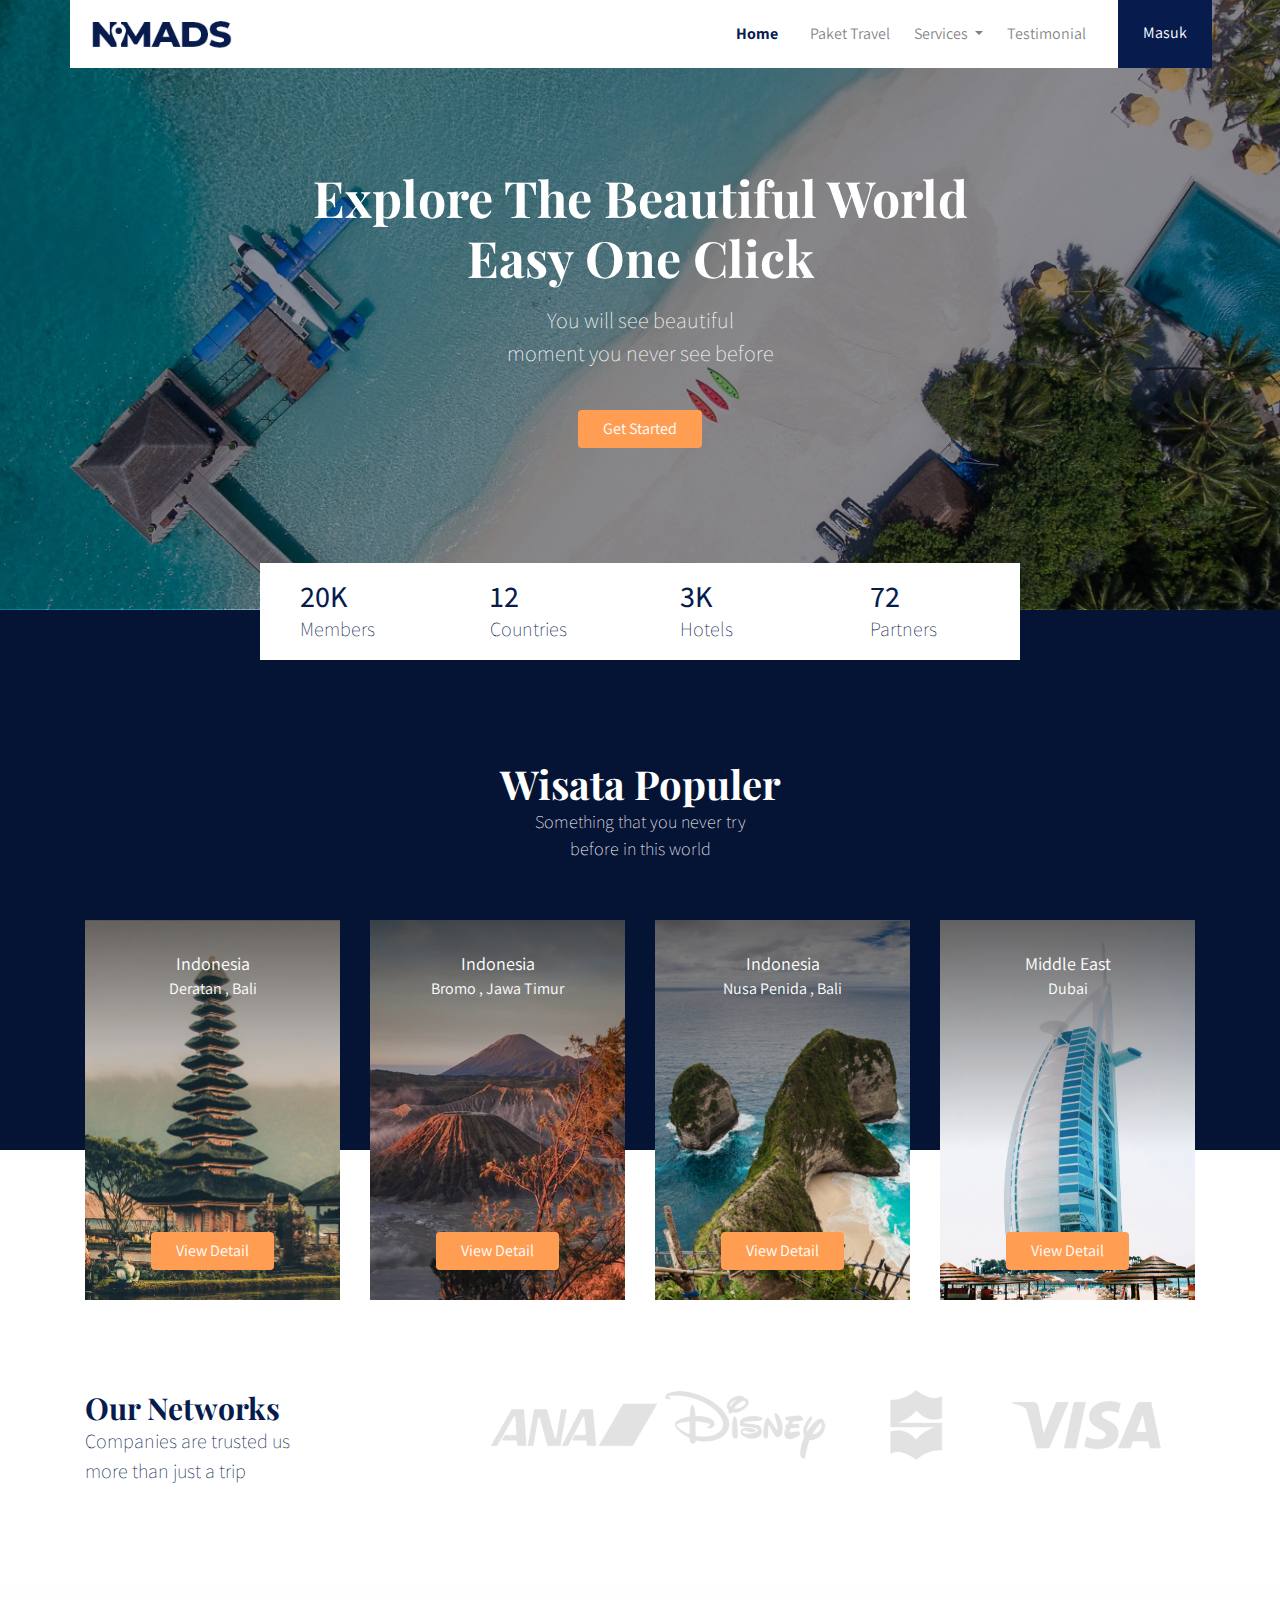
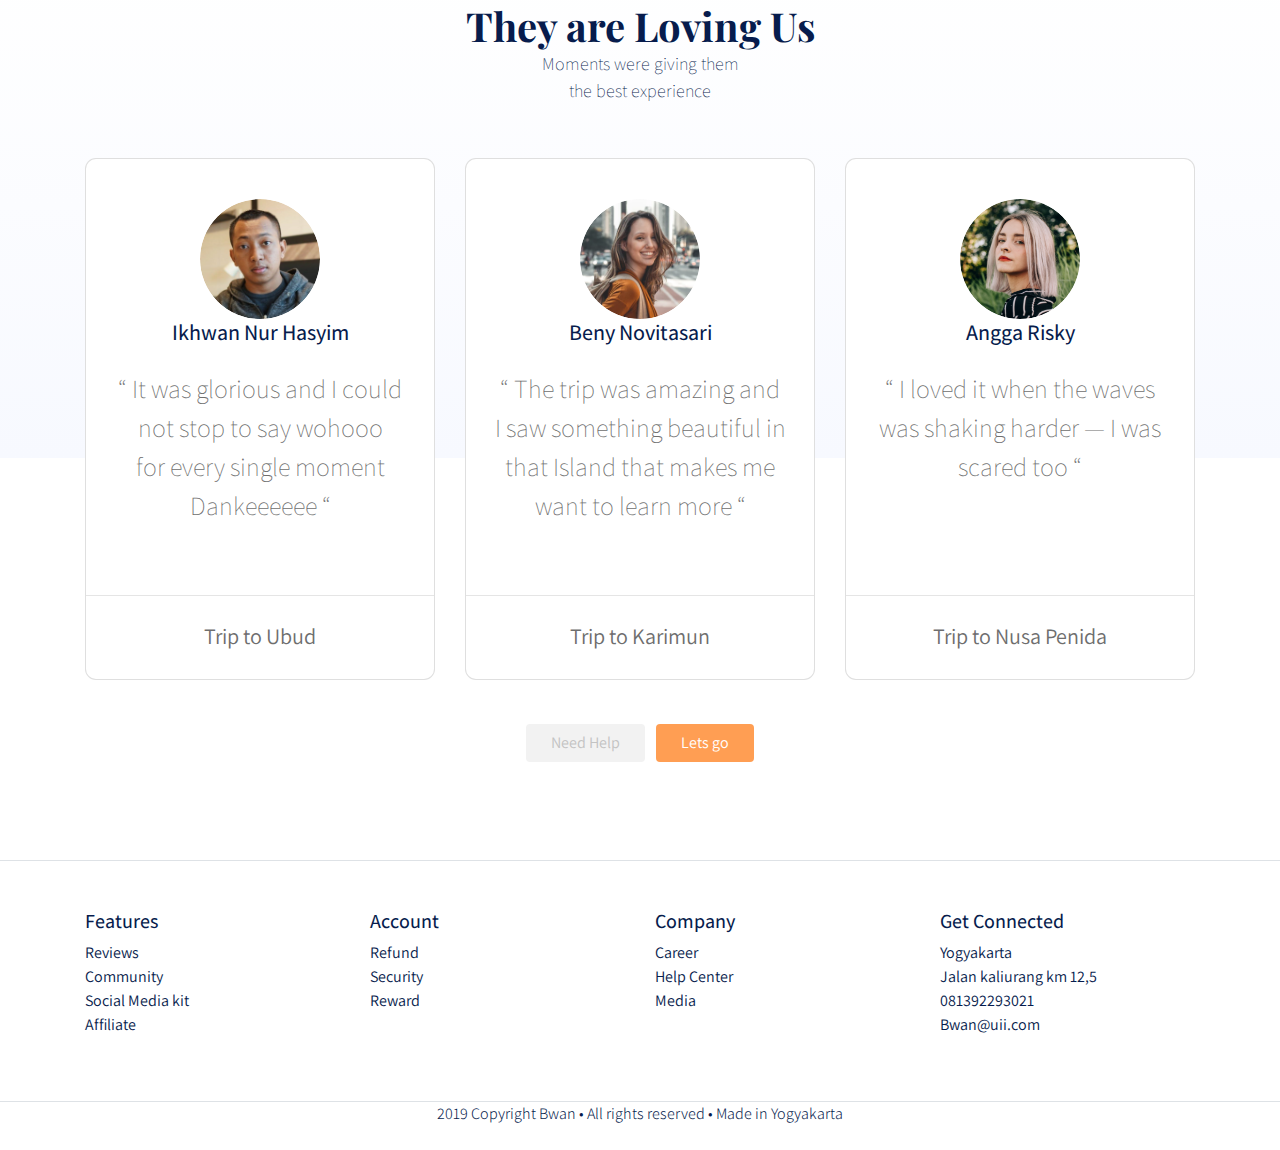
<file: index.html>
<!DOCTYPE html>
<html lang="en">
  <head>
    <meta charset="UTF-8" />
    <meta name="viewport" content="width=device-width, initial-scale=1.0" />
    <meta http-equiv="X-UA-Compatible" content="ie=edge" />
    <title>Nomads</title>
    <link
      href="https://fonts.googleapis.com/css?family=Assistant&display=swap"
      rel="stylesheet"
    />
    <link
      href="https://fonts.googleapis.com/css?family=Assistant:200,300,400,600,800|Playfair+Display:400,400i,500,500i,600,600i,700,700i,800,800i,900,900i&display=swap"
      rel="stylesheet"
    />
    <link rel="stylesheet" href="bootstrap/css/bootstrap.css" />
    <link rel="stylesheet" href="styles/main.css" />
  </head>
  <body>
    <!-- Semantic elements -->
    <!-- https://www.w3schools.com/html/html5_semantic_elements.asp -->

    <!-- Bootstrap navbar example -->

    <!-- https://www.w3schools.com/bootstrap4/bootstrap_navbar.asp -->
    <!--Navbar-->
    <div class="container">
      <nav class="row navbar navbar-expand-lg navbar-light bg-white">
        <a class="navbar-brand" href="#">
          <img src="images/logo_nomads.png" alt="" />
        </a>
        <button
          class="navbar-toggler navbar-toggler-right"
          type="button"
          data-toggle="collapse"
          data-target="#navb"
        >
          <span class="navbar-toggler-icon"></span>
        </button>

        <!-- Menu -->
        <div class="collapse navbar-collapse" id="navb">
          <ul class="navbar-nav ml-auto mr-3">
            <li class="nav-item mx-md-2">
              <a class="nav-link active" href="#">Home</a>
            </li>
            <li class="nav-item mx-md-2">
              <a class="nav-link" href="#">Paket Travel</a>
            </li>
            <li class="nav-item dropdown">
              <a
                class="nav-link dropdown-toggle"
                href="#"
                id="navbardrop"
                data-toggle="dropdown"
              >
                Services
              </a>
              <div class="dropdown-menu">
                <a class="dropdown-item" href="#">Link 1</a>
                <a class="dropdown-item" href="#">Link 2</a>
                <a class="dropdown-item" href="#">Link 3</a>
              </div>
            </li>
            <li class="nav-item mx-md-2">
              <a class="nav-link" href="#">Testimonial</a>
            </li>
          </ul>

          <!-- Mobile button -->
          <form class="form-inline d-sm-block d-md-none">
            <button class="btn btn-login my-2 my-sm-0">
              Masuk
            </button>
          </form>
          <!-- Desktop Button -->
          <form class="form-inline my-2 my-lg-0 d-none d-md-block">
            <button class="btn btn-login btn-navbar-right my-2 my-sm-0 px-4">
              Masuk
            </button>
          </form>
        </div>
      </nav>
    </div>
    <!--End Navbar-->
    <!--Header-->
    <header class="text-center">
      <h1>
        Explore The Beautiful World <br />
        Easy One Click
      </h1>
      <p class="mt-3">
        You will see beautiful
        <br />
        moment you never see before
      </p>

      <a href="#" class="btn btn-get-started mt-4 px-4">Get Started</a>
    </header>
    <!--End Header-->
    <!--Main-->
    <main>
      <div class="container">
        <section class="section-stat row justify-content-center" id="start">
          <div class="col-3 col-md-2 stats-detail">
            <h2>20K</h2>
            <p>Members</p>
          </div>
          <div class="col-3 col-md-2 stats-detail">
            <h2>12</h2>
            <p>Countries</p>
          </div>
          <div class="col-3 col-md-2 stats-detail">
            <h2>3K</h2>
            <p>Hotels</p>
          </div>
          <div class="col-3 col-md-2 stats-detail">
            <h2>72</h2>
            <p>Partners</p>
          </div>
        </section>
      </div>

      <section class="section-popular" id="popular">
        <div class="container">
          <div class="row">
            <div class="col text-center section-popular-heading">
              <h2>Wisata Populer</h2>
              <p>
                Something that you never try <br />
                before in this world
              </p>
            </div>
          </div>
        </div>
      </section>

      <section class="section-popular-content" id="popular-content">
        <div class="container">
          <div class="section-popular-travel row justify-content-center">
            <div class="col-sm-6 col-md-4 col-lg-3">
              <div
                class="card-travel text-center d-flex flex-column"
                style="background-image: url('/images/Bali.png');"
              >
                <div class="travel-country">Indonesia</div>
                <div class="travel-location">Deratan , Bali</div>
                <div class="travel-button mt-auto">
                  <a href="#" class="btn btn-travel-detail px-4">
                    View Detail</a
                  >
                </div>
              </div>
            </div>
            <div class="col-sm-6 col-md-4 col-lg-3">
              <div
                class="card-travel text-center d-flex flex-column"
                style="background-image: url('/images/Bromo.png');"
              >
                <div class="travel-country">Indonesia</div>
                <div class="travel-location">Bromo , Jawa Timur</div>
                <div class="travel-button mt-auto">
                  <a href="#" class="btn btn-travel-detail px-4">
                    View Detail</a
                  >
                </div>
              </div>
            </div>
            <div class="col-sm-6 col-md-4 col-lg-3">
              <div
                class="card-travel text-center d-flex flex-column"
                style="background-image: url('/images/Nusa.png');"
              >
                <div class="travel-country">Indonesia</div>
                <div class="travel-location">Nusa Penida , Bali</div>
                <div class="travel-button mt-auto">
                  <a href="#" class="btn btn-travel-detail px-4">
                    View Detail</a
                  >
                </div>
              </div>
            </div>
            <div class="col-sm-6 col-md-4 col-lg-3">
              <div
                class="card-travel text-center d-flex flex-column"
                style="background-image: url('/images/Dubai.png');"
              >
                <div class="travel-country">Middle East</div>
                <div class="travel-location">Dubai</div>
                <div class="travel-button mt-auto">
                  <a href="#" class="btn btn-travel-detail px-4">
                    View Detail</a
                  >
                </div>
              </div>
            </div>
          </div>
        </div>
      </section>

      <section class="section-network" id="networks">
        <div class="container">
          <div class="row">
            <div class="col-md-4">
              <h2>Our Networks</h2>
              <p>
                Companies are trusted us <br />
                more than just a trip
              </p>
            </div>
            <div class="col-md-8 text-center">
              <img
                src="/images/partner1.png"
                alt="logo partner"
                class="img-partner"
              />
              <img
                src="/images/partner2.png"
                alt="logo partner"
                class="img-partner"
              />
              <img
                src="/images/partner3.png"
                alt="logo partner"
                class="img-partner"
              />
              <img
                src="/images/partner4.png"
                alt="logo partner"
                class="img-partner"
              />
            </div>
          </div>
        </div>
      </section>

      <section class="section-testimonial-heading" id="testimonialHeading">
        <div class="container">
          <div class="row">
            <div class="col text-center">
              <h2>They are Loving Us</h2>
              <p>
                Moments were giving them <br />
                the best experience
              </p>
            </div>
          </div>
        </div>
      </section>
      <section class="section-testimonial-content" id="testimonialContent">
        <div class="container">
          <div class="section-popular-travel row justify-content-center">
            <div class="col-sm-6 col-md-6 col-lg-4">
              <div class="card card-testimonial text-center">
                <div class="testimonial-content">
                  <img
                    src="images/testimonial-1.png"
                    alt=""
                    class="md-4 rounded-circle"
                  />
                  <h3 class="mb-4">Ikhwan Nur Hasyim</h3>
                  <p class="testimonial">
                    “ It was glorious and I could<br />not stop to say wohooo<br />
                    for every single moment Dankeeeeee “
                  </p>
                </div>
                <hr />
                <p class="trip-to mt-2">Trip to Ubud</p>
              </div>
            </div>
            <div class="col-sm-6 col-md-6 col-lg-4">
              <div class="card card-testimonial text-center">
                <div class="testimonial-content">
                  <img
                    src="images/tstimonial-2.png"
                    alt=""
                    class="md-4 rounded-circle"
                  />
                  <h3 class="mb-4">Beny Novitasari</h3>
                  <p class="testimonial">
                    “ The trip was amazing and <br />
                    I saw something beautiful in <br />
                    that Island that makes me <br />
                    want to learn more “
                  </p>
                </div>
                <hr />
                <p class="trip-to mt-2">Trip to Karimun</p>
              </div>
            </div>
            <div class="col-sm-6 col-md-6 col-lg-4">
              <div class="card card-testimonial text-center">
                <div class="testimonial-content">
                  <img
                    src="images/testimonial-3.png"
                    alt=""
                    class="md-4 rounded-circle"
                  />
                  <h3 class="mb-4">Angga Risky</h3>
                  <p class="testimonial">
                    “ I loved it when the waves <br />
                    was shaking harder — I was <br />
                    scared too “
                  </p>
                </div>
                <hr />
                <p class="trip-to mt-2">Trip to Nusa Penida</p>
              </div>
            </div>
          </div>
          <div class="row">
            <div class="col-12 text-center">
              <a href="#" class="btn btn-need-help px-4 mt-4 mx-1">Need Help</a>
              <a href="#" class="btn btn-lets-go px-4 mt-4 mx-1">Lets go</a>
            </div>
          </div>
        </div>
      </section>
    </main>
    <!--End Main-->
    <!--footer-->
    <footer class="section-footer mt-5 mb-4 border-top">
      <div class="container pt-5 pb-5">
        <div class="row justify-content-center">
          <div class="col-12">
            <div class="row">
              <div class="col-12 col-lg-3">
                <h5>Features</h5>
                <ul class="list-unstyled">
                  <li><a href="#">Reviews</a></li>
                  <li><a href="#">Community</a></li>
                  <li><a href="#">Social Media kit</a></li>
                  <li><a href="#">Affiliate</a></li>
                </ul>
              </div>
              <div class="col-12 col-lg-3">
                <h5>Account</h5>
                <ul class="list-unstyled">
                  <li><a href="#">Refund</a></li>
                  <li><a href="#">Security</a></li>
                  <li><a href="#">Reward</a></li>
                </ul>
              </div>
              <div class="col-12 col-lg-3">
                <h5>Company</h5>
                <ul class="list-unstyled">
                  <li><a href="#">Career</a></li>
                  <li><a href="#">Help Center</a></li>
                  <li><a href="#"> Media </a></li>
                </ul>
              </div>
              <div class="col-12 col-lg-3">
                <h5>Get Connected</h5>
                <ul class="list-unstyled">
                  <li><a href="#">Yogyakarta</a></li>
                  <li><a href="#">Jalan kaliurang km 12,5</a></li>
                  <li><a href="#">081392293021</a></li>
                  <li><a href="#">Bwan@uii.com</a></li>
                </ul>
              </div>
            </div>
          </div>
        </div>
      </div>
      <div class="container-fluid mb-0">
        <div class="row border-top justify-content-center align-items-center">
          <div class="col-auto text-gray-500 font-weight-light">
            2019 Copyright Bwan • All rights reserved • Made in Yogyakarta
          </div>
        </div>
      </div>
    </footer>
    <!--footer-->

    <script src="bootstrap/js/jquery-3.4.1.min.js"></script>
    <script src="bootstrap/js/bootstrap.js"></script>
    <script src="/libraries/retina.js"></script>
  </body>
</html>
</file>
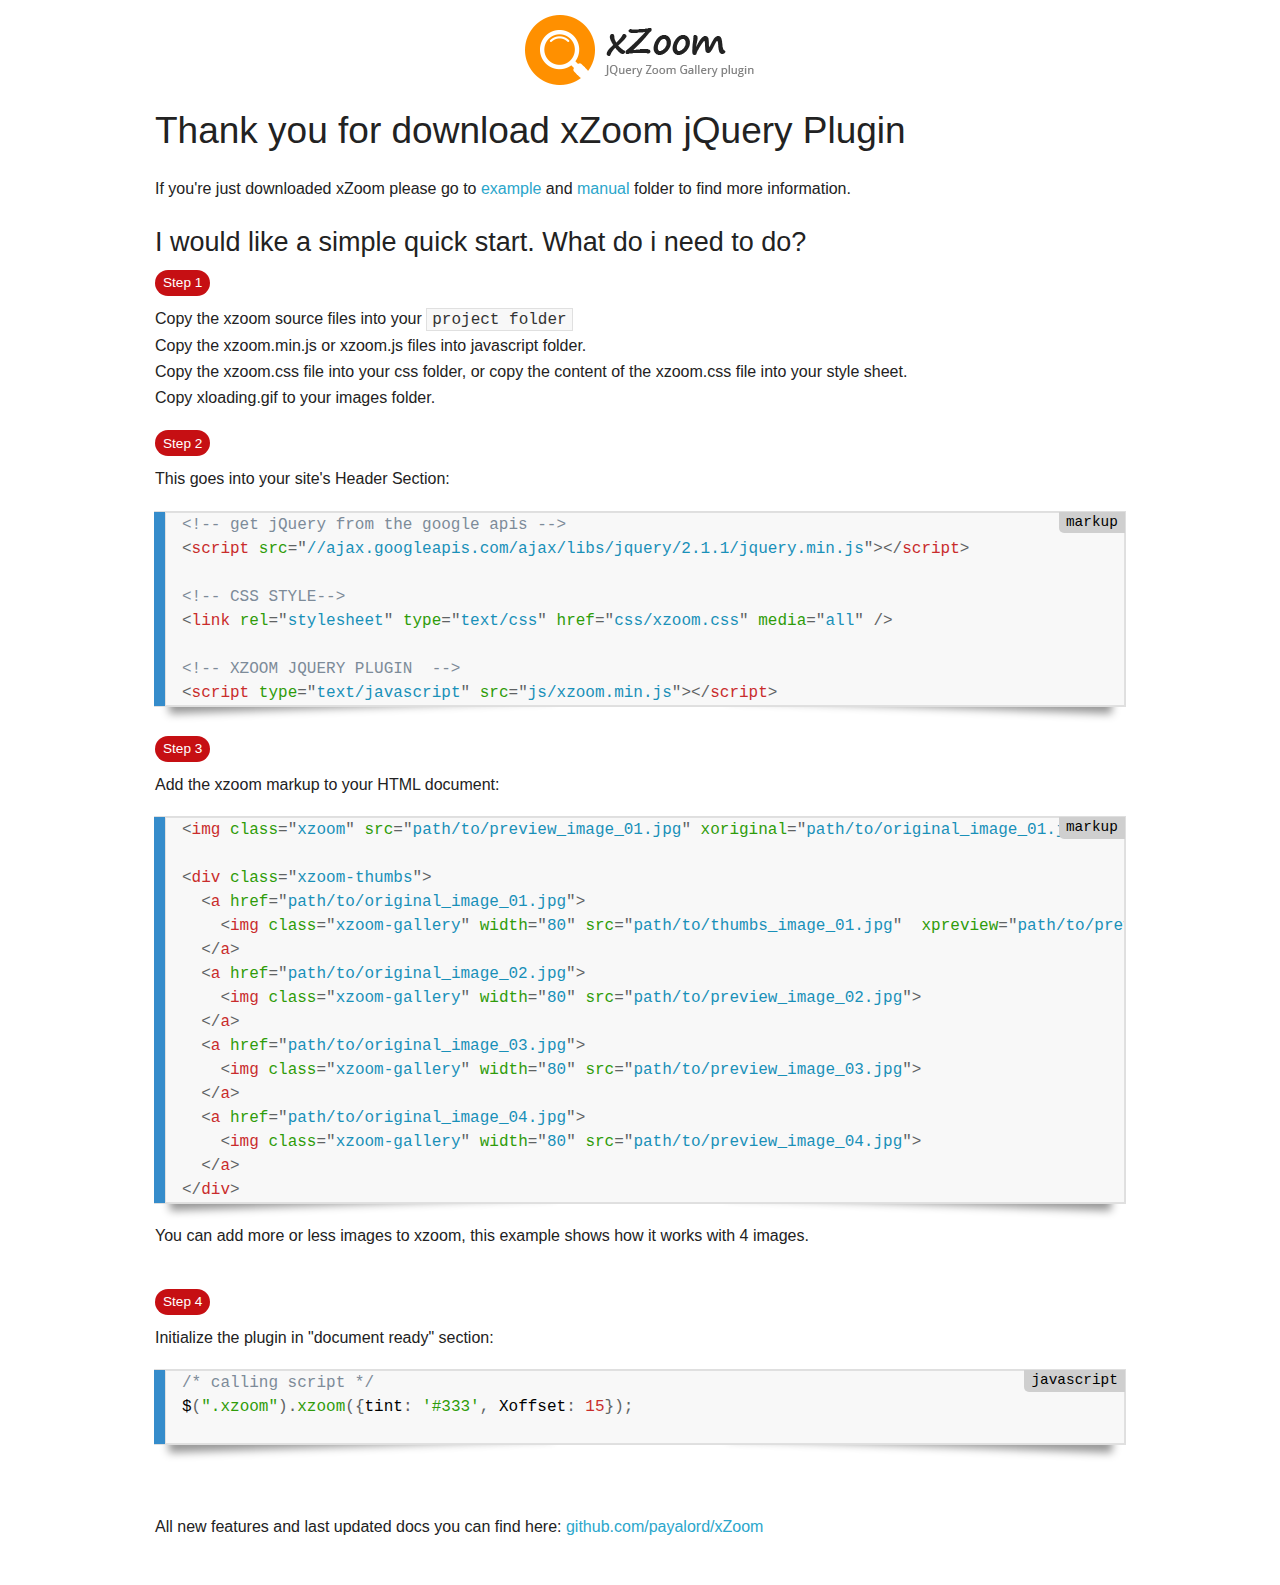
<file: libraries/xZoom-master/index.html>
<!doctype html>
<html class="no-js" lang="en">
  <head>
    <meta charset="utf-8" />
    <meta name="viewport" content="width=device-width, initial-scale=1.0" />
    <title>Manual | xZoom jQuery Zoom Gallery Plugin</title>
    <link rel="stylesheet" href="doc/css/normalize.css" />
    <link rel="stylesheet" href="doc/css/foundation.css" />
    <link rel="stylesheet" href="doc/css/prism.css" />
    <link rel="stylesheet" href="doc/css/manual.css" />
    <script src="doc/js/vendor/modernizr.js"></script>
  <!--[if lt IE 9]><script src="http://html5shiv.googlecode.com/svn/trunk/html5.js"></script><![endif]-->
  </head>

  <body>
  
  <div class="container">
    <div class="row">
      <div class="large-12 column text-center"><a href="https://payalord.github.io/xZoom"><img src="doc/images/logo.png" alt=""></a></div>
      <div class="large-12 column"><p><h2>Thank you for download xZoom jQuery Plugin</h2></p></div>
      <div class="large-12 column">
    If you're just downloaded xZoom please go to <a href="example/index.html">example</a> and <a href="doc/manual.html">manual</a> folder to find more information.
      </div>
    </div>
    <section>
      <div class="row">
        <div class="large-12 column">
          <h3>I would like a simple quick start. What do i need to do?</h3>
          <span class="label alert round">Step 1</span>
          <p>Copy the xzoom source files into your <code>project folder</code><br />
          Copy the xzoom.min.js or xzoom.js files into javascript folder.<br />
      Copy the xzoom.css file into your css folder, or copy the content of the xzoom.css file into your style sheet.<br />
      Copy xloading.gif to your images folder.</p>
          <span class="label alert round">Step 2</span>
          <p>This goes into your site's Header Section:</p>
          <p><pre><code class="language-markup">&lt;!-- get jQuery from the google apis --&gt;
&lt;script src="//ajax.googleapis.com/ajax/libs/jquery/2.1.1/jquery.min.js"&gt;&lt;/script&gt;

&lt;!-- CSS STYLE--&gt;
&lt;link rel="stylesheet" type="text/css" href="css/xzoom.css" media="all" /&gt;

&lt;!-- XZOOM JQUERY PLUGIN  --&gt;
&lt;script type="text/javascript" src="js/xzoom.min.js"&gt;&lt;/script&gt;</code></pre>
          </p>    
          <div class="line"><span class="label alert round">Step 3</span>
          <p>Add the xzoom markup to your HTML document:</p>
          <p>
            <pre><code class="language-markup">&lt;img class="xzoom" src="path/to/preview_image_01.jpg" xoriginal="path/to/original_image_01.jpg" /&gt;

&lt;div class="xzoom-thumbs"&gt;
  &lt;a href="path/to/original_image_01.jpg"&gt;
    &lt;img class="xzoom-gallery" width="80" src="path/to/thumbs_image_01.jpg"  xpreview="path/to/preview_image_01.jpg"&gt;
  &lt;/a&gt;
  &lt;a href="path/to/original_image_02.jpg"&gt;
    &lt;img class="xzoom-gallery" width="80" src="path/to/preview_image_02.jpg"&gt;
  &lt;/a&gt;
  &lt;a href="path/to/original_image_03.jpg"&gt;
    &lt;img class="xzoom-gallery" width="80" src="path/to/preview_image_03.jpg"&gt;
  &lt;/a&gt;
  &lt;a href="path/to/original_image_04.jpg"&gt;
    &lt;img class="xzoom-gallery" width="80" src="path/to/preview_image_04.jpg"&gt;
  &lt;/a&gt;
&lt;/div&gt;</code></pre>
          </p>
      <p>You can add more or less images to xzoom, this example shows how it works with 4 images.</p>
          </div>
          <div class="line"><span class="label alert round">Step 4</span>
          <p>Initialize the plugin in "document ready" section:</p>
          <p>
            <pre><code class="language-javascript">/* calling script */
$(".xzoom").xzoom({tint: '#333', Xoffset: 15});
            </code></pre>
          </p>
          </div>                        
        </div>       
      </div>
    </section> 
    <section>
    <div class="row">
      <div class="large-12 column">
        <div class="line">
          <p>All new features and last updated docs you can find here: <a href="https://github.com/payalord/xZoom">github.com/payalord/xZoom</a></p>
        </div>
      </div>
    </div>  
    </section>       
  </div>
    <script src="doc/js/vendor/jquery.js"></script>
    <script src="doc/js/foundation.min.js"></script>
    <script src="doc/js/vendor/prism.js"></script>
  </body>
</html>
</file>
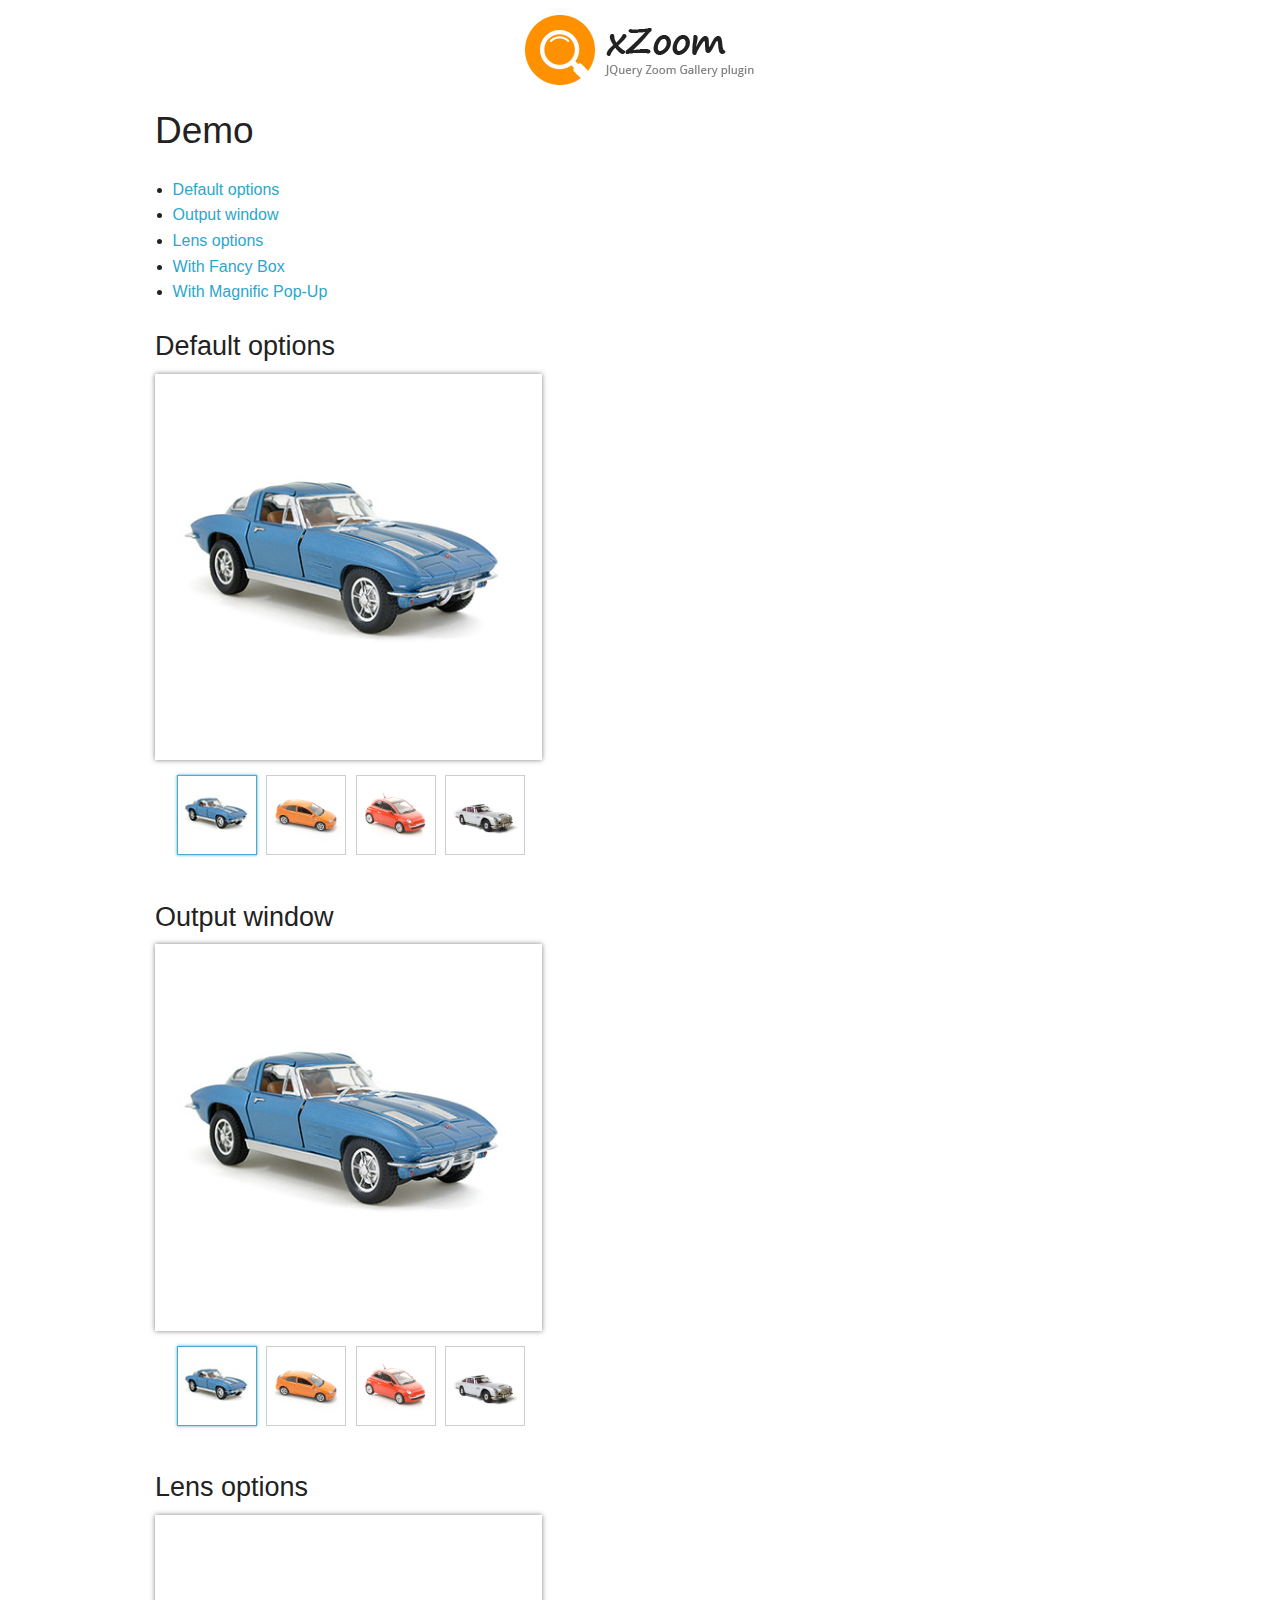
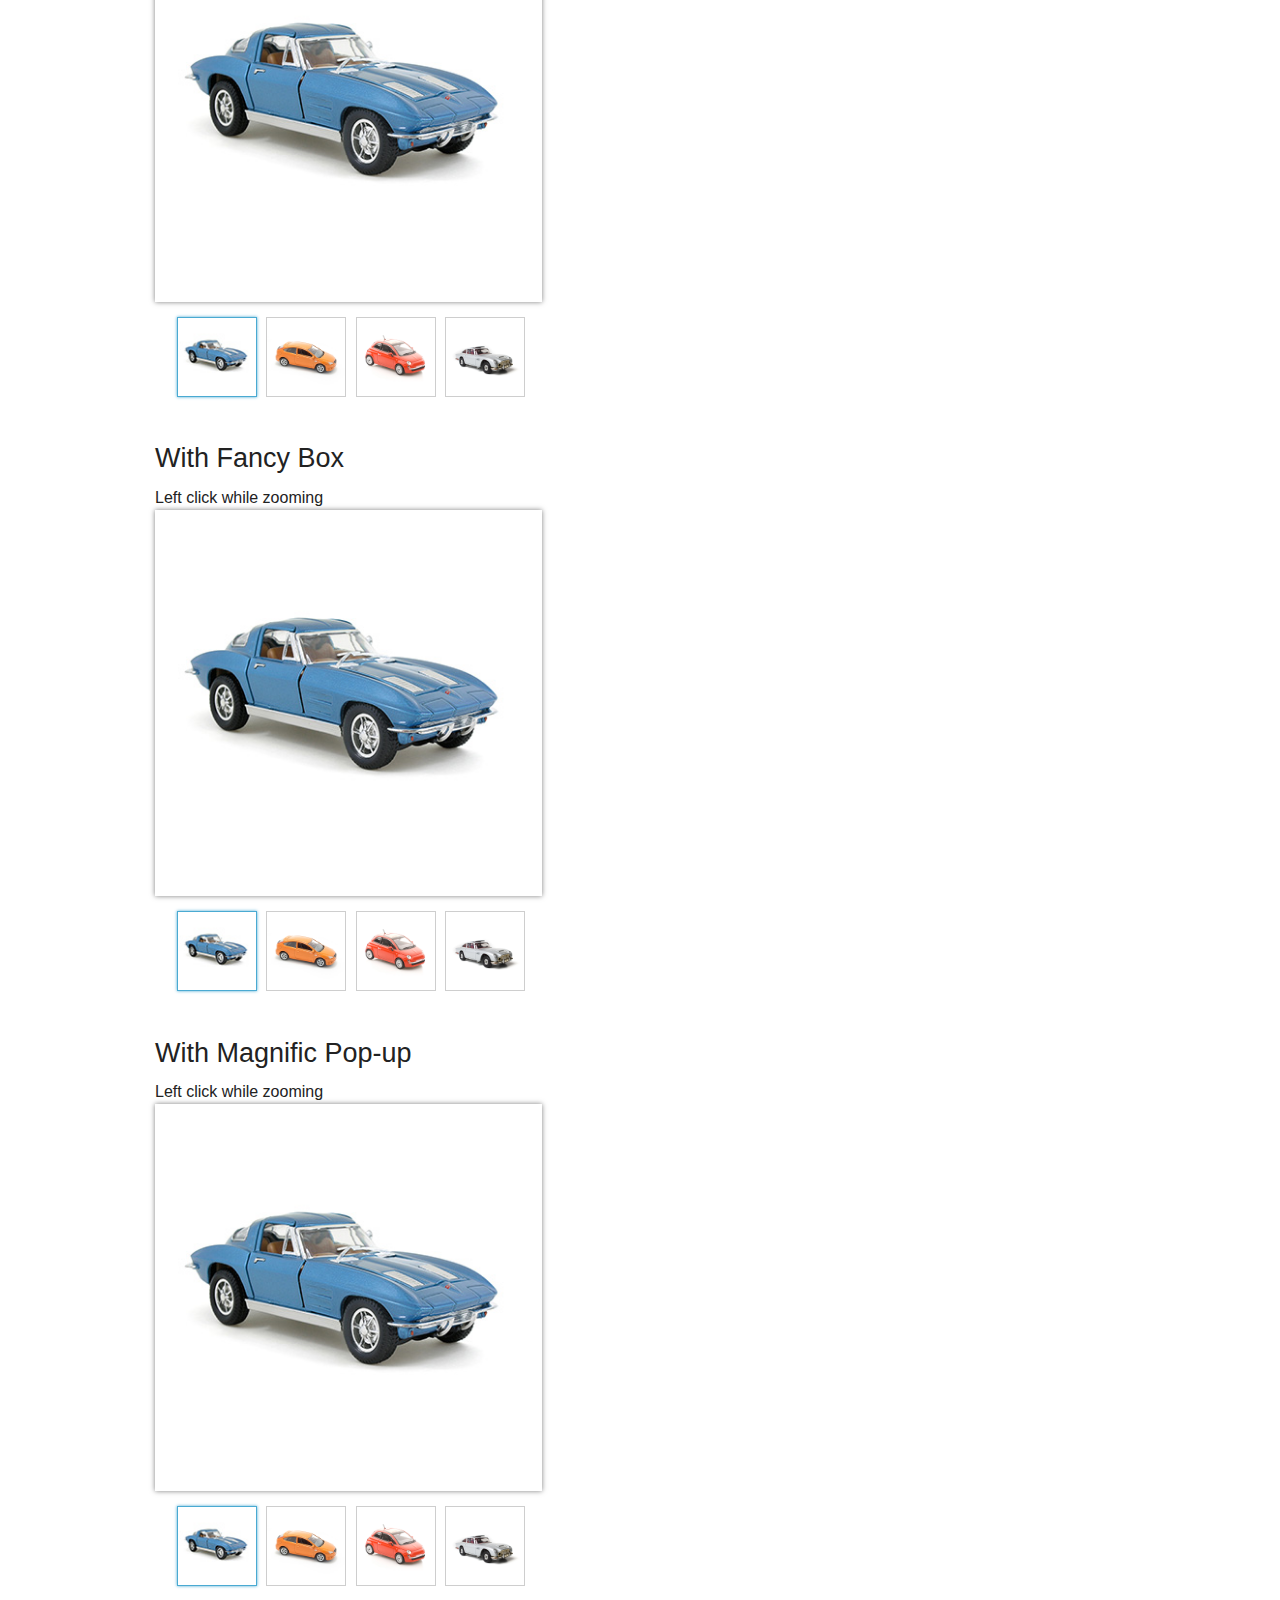
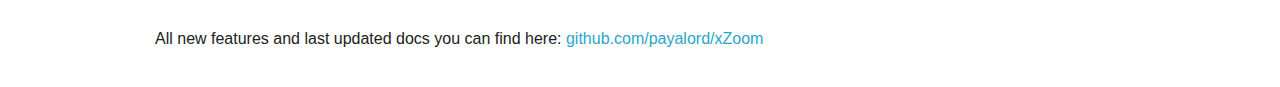
<file: libraries/xZoom-master/example/index.html>
<!doctype html>
<html class="no-js" lang="en">
  <head>
    <meta charset="utf-8" />
    <meta name="viewport" content="width=device-width, initial-scale=1.0" />
    <title>Demo | xZoom Jquery Zoom Gallery</title>
    <link rel="stylesheet" href="css/normalize.css" />
    <link rel="stylesheet" href="css/foundation.css" />
    <link rel="stylesheet" href="css/demo.css" />
    <script src="js/vendor/modernizr.js"></script>
    <script src="js/vendor/jquery.js"></script>
  <!-- xzoom plugin here -->
  <script type="text/javascript" src="../dist/xzoom.min.js"></script>
  <link rel="stylesheet" type="text/css" href="css/xzoom.css" media="all" /> 
  <!-- hammer plugin here -->
  <script type="text/javascript" src="hammer.js/1.0.5/jquery.hammer.min.js"></script>  
  <!--[if lt IE 9]><script src="http://html5shiv.googlecode.com/svn/trunk/html5.js"></script><![endif]-->
  <link type="text/css" rel="stylesheet" media="all" href="fancybox/source/jquery.fancybox.css" />
  <link type="text/css" rel="stylesheet" media="all" href="magnific-popup/css/magnific-popup.css" />
  <script type="text/javascript" src="fancybox/source/jquery.fancybox.js"></script>
  <script type="text/javascript" src="magnific-popup/js/magnific-popup.js"></script>       
  </head>

  <body>
  
  <div class="container">
    <div class="row">
      <div class="large-12 column text-center"><a href="https://payalord.github.io/xZoom"><img src="images/logo.png" alt=""></a></div>
      <div class="large-12 column"><p><h2>Demo</h2></p></div>
      <div class="large-12 column">
        <ul>
          <li><a href="#default">Default options</a></li>
          <li><a href="#output">Output window</a></li>
          <li><a href="#lens">Lens options</a></li>
          <li><a href="#fancy">With Fancy Box</a></li>
          <li><a href="#magnific">With Magnific Pop-Up</a></li>
        </ul>
      </div>
    </div>
    
    <!-- default start -->
    <section id="default" class="padding-top0">
    <div class="row">
      <div class="large-12 column"><h3>Default options</h3></div>
      <div class="large-5 column">
        <div class="xzoom-container">
          <img class="xzoom" id="xzoom-default" src="images/gallery/preview/01_b_car.jpg" xoriginal="images/gallery/original/01_b_car.jpg" />
          <div class="xzoom-thumbs">
            <a href="images/gallery/original/01_b_car.jpg"><img class="xzoom-gallery" width="80" src="images/gallery/thumbs/01_b_car.jpg"  xpreview="images/gallery/preview/01_b_car.jpg" title="The description goes here"></a>
            <a href="images/gallery/original/02_o_car.jpg"><img class="xzoom-gallery" width="80" src="images/gallery/preview/02_o_car.jpg" title="The description goes here"></a>
            <a href="images/gallery/original/03_r_car.jpg"><img class="xzoom-gallery" width="80" src="images/gallery/preview/03_r_car.jpg" title="The description goes here"></a>
            <a href="images/gallery/original/04_g_car.jpg"><img class="xzoom-gallery" width="80" src="images/gallery/preview/04_g_car.jpg" title="The description goes here"></a>
          </div>
        </div>        
      </div>
      <div class="large-7 column"></div>
    </div>
    </section>
    <!-- default end -->

    <!-- output window start -->
    <section id="output">
    <div class="row">
      <div class="large-12 column"><h3>Output window</h3></div>
      <div class="large-5 column">
        <div class="xzoom-container">
          <img class="xzoom2" src="images/gallery/preview/01_b_car.jpg" xoriginal="images/gallery/original/01_b_car.jpg" />
            <div class="xzoom-thumbs">
              <a href="images/gallery/original/01_b_car.jpg"><img class="xzoom-gallery2" width="80" src="images/gallery/thumbs/01_b_car.jpg"  xpreview="images/gallery/preview/01_b_car.jpg" title="The description goes here"></a>
              <a href="images/gallery/original/02_o_car.jpg"><img class="xzoom-gallery2" width="80" src="images/gallery/preview/02_o_car.jpg" title="The description goes here"></a>
              <a href="images/gallery/original/03_r_car.jpg"><img class="xzoom-gallery2" width="80" src="images/gallery/preview/03_r_car.jpg" title="The description goes here"></a>
              <a href="images/gallery/original/04_g_car.jpg"><img class="xzoom-gallery2" width="80" src="images/gallery/preview/04_g_car.jpg" title="The description goes here"></a>
            </div>
        </div>        
      </div>
      <div class="large-7 column"><div id="xzoom2-id" style="float: right; width: 200px; height: 200px;"></div></div>
    </div>
    </section>   
    <!-- output window end -->

    <!-- lens options start -->
    <section id="lens">
    <div class="row">
      <div class="large-12 column"><h3>Lens options</h3></div>
      <div class="large-5 column">
        <div class="xzoom-container">
          <img class="xzoom3" src="images/gallery/preview/01_b_car.jpg" xoriginal="images/gallery/original/01_b_car.jpg" />
          <div class="xzoom-thumbs">
            <a href="images/gallery/original/01_b_car.jpg"><img class="xzoom-gallery3" width="80" src="images/gallery/thumbs/01_b_car.jpg"  xpreview="images/gallery/preview/01_b_car.jpg" title="The description goes here"></a>
            <a href="images/gallery/original/02_o_car.jpg"><img class="xzoom-gallery3" width="80" src="images/gallery/preview/02_o_car.jpg" title="The description goes here"></a>
            <a href="images/gallery/original/03_r_car.jpg"><img class="xzoom-gallery3" width="80" src="images/gallery/preview/03_r_car.jpg" title="The description goes here"></a>
            <a href="images/gallery/original/04_g_car.jpg"><img class="xzoom-gallery3" width="80" src="images/gallery/preview/04_g_car.jpg" title="The description goes here"></a>
          </div>
        </div>        
      </div>
      <div class="large-7 column"></div>
    </div>
    </section>   
    <!-- lens options end -->

    <!-- fancy start -->
    <section id="fancy">
    <div class="row">
      <div class="large-12 column"><h3>With Fancy Box</h3>Left click while zooming</div>
      <div class="large-5 column">
        <div class="xzoom-container">
          <img class="xzoom4" id="xzoom-fancy" src="images/gallery/preview/01_b_car.jpg" xoriginal="images/gallery/original/01_b_car.jpg" />
          <div class="xzoom-thumbs">
            <a href="images/gallery/original/01_b_car.jpg"><img class="xzoom-gallery4" width="80" src="images/gallery/thumbs/01_b_car.jpg"  xpreview="images/gallery/preview/01_b_car.jpg" title="The description goes here"></a>
            <a href="images/gallery/original/02_o_car.jpg"><img class="xzoom-gallery4" width="80" src="images/gallery/preview/02_o_car.jpg" title="The description goes here"></a>
            <a href="images/gallery/original/03_r_car.jpg"><img class="xzoom-gallery4" width="80" src="images/gallery/preview/03_r_car.jpg" title="The description goes here"></a>
            <a href="images/gallery/original/04_g_car.jpg"><img class="xzoom-gallery4" width="80" src="images/gallery/preview/04_g_car.jpg" title="The description goes here"></a>
          </div>
        </div>          
      </div>
      <div class="large-7 column"></div>
    </div>
    </section>   
    <!-- fancy end -->

    <!-- magnific start -->
    <section id="magnific">
    <div class="row">
      <div class="large-12 column"><h3>With Magnific Pop-up</h3>Left click while zooming</div>
      <div class="large-5 column">
        <div class="xzoom-container">
          <img class="xzoom5" id="xzoom-magnific" src="images/gallery/preview/01_b_car.jpg" xoriginal="images/gallery/original/01_b_car.jpg" />
          <div class="xzoom-thumbs">
            <a href="images/gallery/original/01_b_car.jpg"><img class="xzoom-gallery5" width="80" src="images/gallery/thumbs/01_b_car.jpg"  xpreview="images/gallery/preview/01_b_car.jpg" title="The description goes here"></a>
            <a href="images/gallery/original/02_o_car.jpg"><img class="xzoom-gallery5" width="80" src="images/gallery/preview/02_o_car.jpg" title="The description goes here"></a>
            <a href="images/gallery/original/03_r_car.jpg"><img class="xzoom-gallery5" width="80" src="images/gallery/preview/03_r_car.jpg" title="The description goes here"></a>
            <a href="images/gallery/original/04_g_car.jpg"><img class="xzoom-gallery5" width="80" src="images/gallery/preview/04_g_car.jpg" title="The description goes here"></a>
          </div>
        </div>        
      </div>
      <div class="large-7 column"></div>
    </div>
    </section>   
    <!-- magnific end -->
    <section>
    <div class="row">
      <div class="large-12 column">
        <div class="line">
          <p>All new features and last updated docs you can find here: <a href="https://github.com/payalord/xZoom">github.com/payalord/xZoom</a></p>
        </div>
      </div>
    </div>  
    </section> 
  </div>
    <script src="js/foundation.min.js"></script>
    <script src="js/setup.js"></script>
  </body>
</html>
</file>
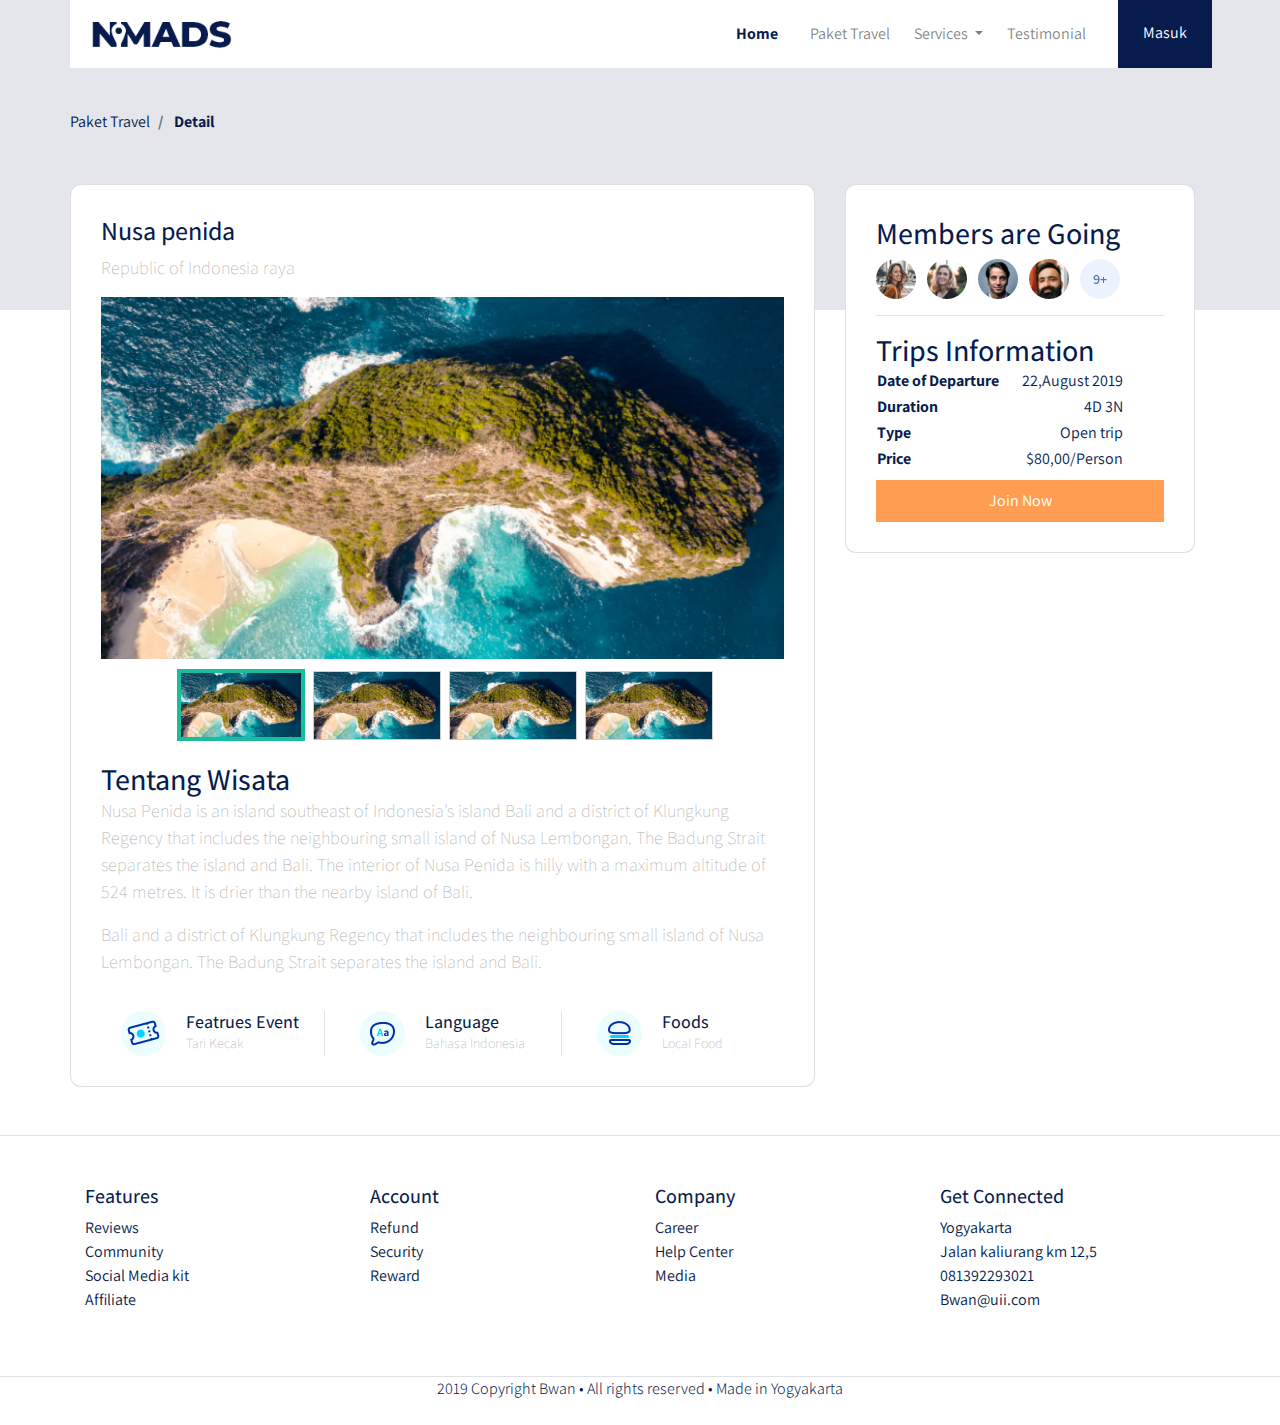
<file: detail.html>
<!DOCTYPE html>
<html lang="en">
  <head>
    <meta charset="UTF-8" />
    <meta name="viewport" content="width=device-width, initial-scale=1.0" />
    <meta http-equiv="X-UA-Compatible" content="ie=edge" />
    <title>Nomads</title>
    <link
      href="https://fonts.googleapis.com/css?family=Assistant&display=swap"
      rel="stylesheet"
    />
    <link
      href="https://fonts.googleapis.com/css?family=Assistant:200,300,400,600,800|Playfair+Display:400,400i,500,500i,600,600i,700,700i,800,800i,900,900i&display=swap"
      rel="stylesheet"
    />
    <link rel="stylesheet" href="bootstrap/css/bootstrap.css" />
    <link rel="stylesheet" href="libraries/xZoom-master/dist/xzoom.css" />
    <link rel="stylesheet" href="styles/main.css" />
  </head>
  <body>
    <!-- Semantic elements -->
    <!-- https://www.w3schools.com/html/html5_semantic_elements.asp -->

    <!-- Bootstrap navbar example -->

    <!-- https://www.w3schools.com/bootstrap4/bootstrap_navbar.asp -->
    <!--Navbar-->
    <div class="container">
      <nav class="row navbar navbar-expand-lg navbar-light bg-white">
        <a class="navbar-brand" href="#">
          <img src="images/logo_nomads.png" alt="" />
        </a>
        <button
          class="navbar-toggler navbar-toggler-right"
          type="button"
          data-toggle="collapse"
          data-target="#navb"
        >
          <span class="navbar-toggler-icon"></span>
        </button>

        <!-- Menu -->
        <div class="collapse navbar-collapse" id="navb">
          <ul class="navbar-nav ml-auto mr-3">
            <li class="nav-item mx-md-2">
              <a class="nav-link active" href="#">Home</a>
            </li>
            <li class="nav-item mx-md-2">
              <a class="nav-link" href="#">Paket Travel</a>
            </li>
            <li class="nav-item dropdown">
              <a
                class="nav-link dropdown-toggle"
                href="#"
                id="navbardrop"
                data-toggle="dropdown"
              >
                Services
              </a>
              <div class="dropdown-menu">
                <a class="dropdown-item" href="#">Link 1</a>
                <a class="dropdown-item" href="#">Link 2</a>
                <a class="dropdown-item" href="#">Link 3</a>
              </div>
            </li>
            <li class="nav-item mx-md-2">
              <a class="nav-link" href="#">Testimonial</a>
            </li>
          </ul>

          <!-- Mobile button -->
          <form class="form-inline d-sm-block d-md-none">
            <button class="btn btn-login my-2 my-sm-0">
              Masuk
            </button>
          </form>
          <!-- Desktop Button -->
          <form class="form-inline my-2 my-lg-0 d-none d-md-block">
            <button class="btn btn-login btn-navbar-right my-2 my-sm-0 px-4">
              Masuk
            </button>
          </form>
        </div>
      </nav>
    </div>
    <!--End Navbar-->
    <main>
      <div class="section-detail-header"></div>
      <div class="section-detail-content">
        <div class="container">
          <div class="row">
            <div class="col p-0">
              <nav>
                <ol class="breadcrumb">
                  <li class="breadcrumb-item">
                    Paket Travel
                  </li>
                  <li class="breadcrumb-item active">
                    Detail
                  </li>
                </ol>
              </nav>
            </div>
          </div>
          <div class="row">
            <div class="col-lg-8 pl-lg-0">
              <div class="card card-detail">
                <h1>Nusa penida</h1>
                <p>Republic of Indonesia raya</p>
                <div class="gallery">
                  <div class="xzoom-container">
                    <img
                      src="/images/background-img.png"
                      class="xzoom"
                      id="xzoom-default"
                      xoriginal="/images/background-img.png"
                    />
                  </div>
                  <div class="xzoom-thumbs">
                    <a href="/images/background-img.png">
                      <img
                        src="/images/background-img.png"
                        class="xzoom-gallery"
                        width="128"
                        xpreview="/images/background-img.png"
                      />
                    </a>
                    <a href="/images/background-img.png">
                      <img
                        src="/images/background-img.png"
                        class="xzoom-gallery"
                        width="128"
                        xpreview="/images/background-img.png"
                      />
                    </a>
                    <a href="/images/background-img.png">
                      <img
                        src="/images/background-img.png"
                        class="xzoom-gallery"
                        width="128"
                        xpreview="/images/background-img.png"
                      />
                    </a>
                    <a href="/images/background-img.png">
                      <img
                        src="/images/background-img.png"
                        class="xzoom-gallery"
                        width="128"
                        xpreview="/images/background-img.png"
                      />
                    </a>
                  </div>
                </div>
                <h2>Tentang Wisata</h2>
                <p>
                  Nusa Penida is an island southeast of Indonesia’s island Bali
                  and a district of Klungkung Regency that includes the
                  neighbouring small island of Nusa Lembongan. The Badung Strait
                  separates the island and Bali. The interior of Nusa Penida is
                  hilly with a maximum altitude of 524 metres. It is drier than
                  the nearby island of Bali.
                </p>
                <p>
                  Bali and a district of Klungkung Regency that includes the
                  neighbouring small island of Nusa Lembongan. The Badung Strait
                  separates the island and Bali.
                </p>
                <div class="features row">
                  <div class="col-md-4">
                    <div class="deskripsi">
                      <img src="images/Tiket.png" class="features-img" />
                      <div class="deskripsi">
                        <h3>Featrues Event</h3>
                        <p>Tari Kecak</p>
                      </div>
                    </div>
                  </div>
                  <div class="col-md-4 border-left">
                    <div class="deskripsi">
                      <img src="images/bahasa.png" class="features-img" />
                      <div class="deskripsi">
                        <h3>Language</h3>
                        <p>Bahasa Indonesia</p>
                      </div>
                    </div>
                  </div>
                  <div class="col-md-4 border-left">
                    <div class="deskripsi">
                      <img src="images/makanan.png" class="features-img" />
                      <div class="deskripsi">
                        <h3>Foods</h3>
                        <p>Local Food</p>
                      </div>
                    </div>
                  </div>
                </div>
              </div>
            </div>
            <div class="col-lg-4">
              <div class="card card-detail card-right">
                <h2>Members are Going</h2>
                <div class="members my-2">
                  <img src="/images/member1.png" class="member-image mr-2" />
                  <img src="/images/member2.png" class="member-image mr-2" />
                  <img src="/images/member3.png" class="member-image mr-2" />
                  <img src="/images/member4.png" class="member-image mr-2" />
                  <img src="/images/member5.png" class="member-image mr-2" />
                  <hr />
                  <h2>Trips Information</h2>
                  <table class="trip-information">
                    <tr>
                      <th width="50%">Date of Departure</th>
                      <td width="50%" class="text-right">22,August 2019</td>
                    </tr>
                    <tr>
                      <th width="50%">Duration</th>
                      <td width="50%" class="text-right">4D 3N</td>
                    </tr>
                    <tr>
                      <th width="50%">Type</th>
                      <td width="50%" class="text-right">Open trip</td>
                    </tr>
                    <tr>
                      <th width="50%">Price</th>
                      <td width="50%" class="text-right">$80,00/Person</td>
                    </tr>
                  </table>
                </div>
                <div class="join-container">
                  <a href="#" class="btn btn-block btn-join-now mt-3 py-2"
                    >Join Now</a
                  >
                </div>
              </div>
            </div>
          </div>
        </div>
      </div>
    </main>
    <!--footer-->
    <footer class="section-footer mt-5 mb-4 border-top">
      <div class="container pt-5 pb-5">
        <div class="row justify-content-center">
          <div class="col-12">
            <div class="row">
              <div class="col-12 col-lg-3">
                <h5>Features</h5>
                <ul class="list-unstyled">
                  <li><a href="#">Reviews</a></li>
                  <li><a href="#">Community</a></li>
                  <li><a href="#">Social Media kit</a></li>
                  <li><a href="#">Affiliate</a></li>
                </ul>
              </div>
              <div class="col-12 col-lg-3">
                <h5>Account</h5>
                <ul class="list-unstyled">
                  <li><a href="#">Refund</a></li>
                  <li><a href="#">Security</a></li>
                  <li><a href="#">Reward</a></li>
                </ul>
              </div>
              <div class="col-12 col-lg-3">
                <h5>Company</h5>
                <ul class="list-unstyled">
                  <li><a href="#">Career</a></li>
                  <li><a href="#">Help Center</a></li>
                  <li><a href="#"> Media </a></li>
                </ul>
              </div>
              <div class="col-12 col-lg-3">
                <h5>Get Connected</h5>
                <ul class="list-unstyled">
                  <li><a href="#">Yogyakarta</a></li>
                  <li><a href="#">Jalan kaliurang km 12,5</a></li>
                  <li><a href="#">081392293021</a></li>
                  <li><a href="#">Bwan@uii.com</a></li>
                </ul>
              </div>
            </div>
          </div>
        </div>
      </div>
      <div class="container-fluid mb-0">
        <div class="row border-top justify-content-center align-items-center">
          <div class="col-auto text-gray-500 font-weight-light">
            2019 Copyright Bwan • All rights reserved • Made in Yogyakarta
          </div>
        </div>
      </div>
    </footer>
    <!--footer-->

    <script src="bootstrap/js/jquery-3.4.1.min.js"></script>
    <script src="bootstrap/js/bootstrap.js"></script>
    <script src="/libraries/retina.js"></script>
    <script src="/libraries/xZoom-master/dist/xzoom.min.js"></script>
    <script>
      $(document).ready(function() {
        $(".xzoom, .xzoom-gallery").xzoom({
          zoomWidth: 500,
          title: false,
          tint: "#333",
          xofsset: 15
        });
      });
    </script>
  </body>
</html>
</file>
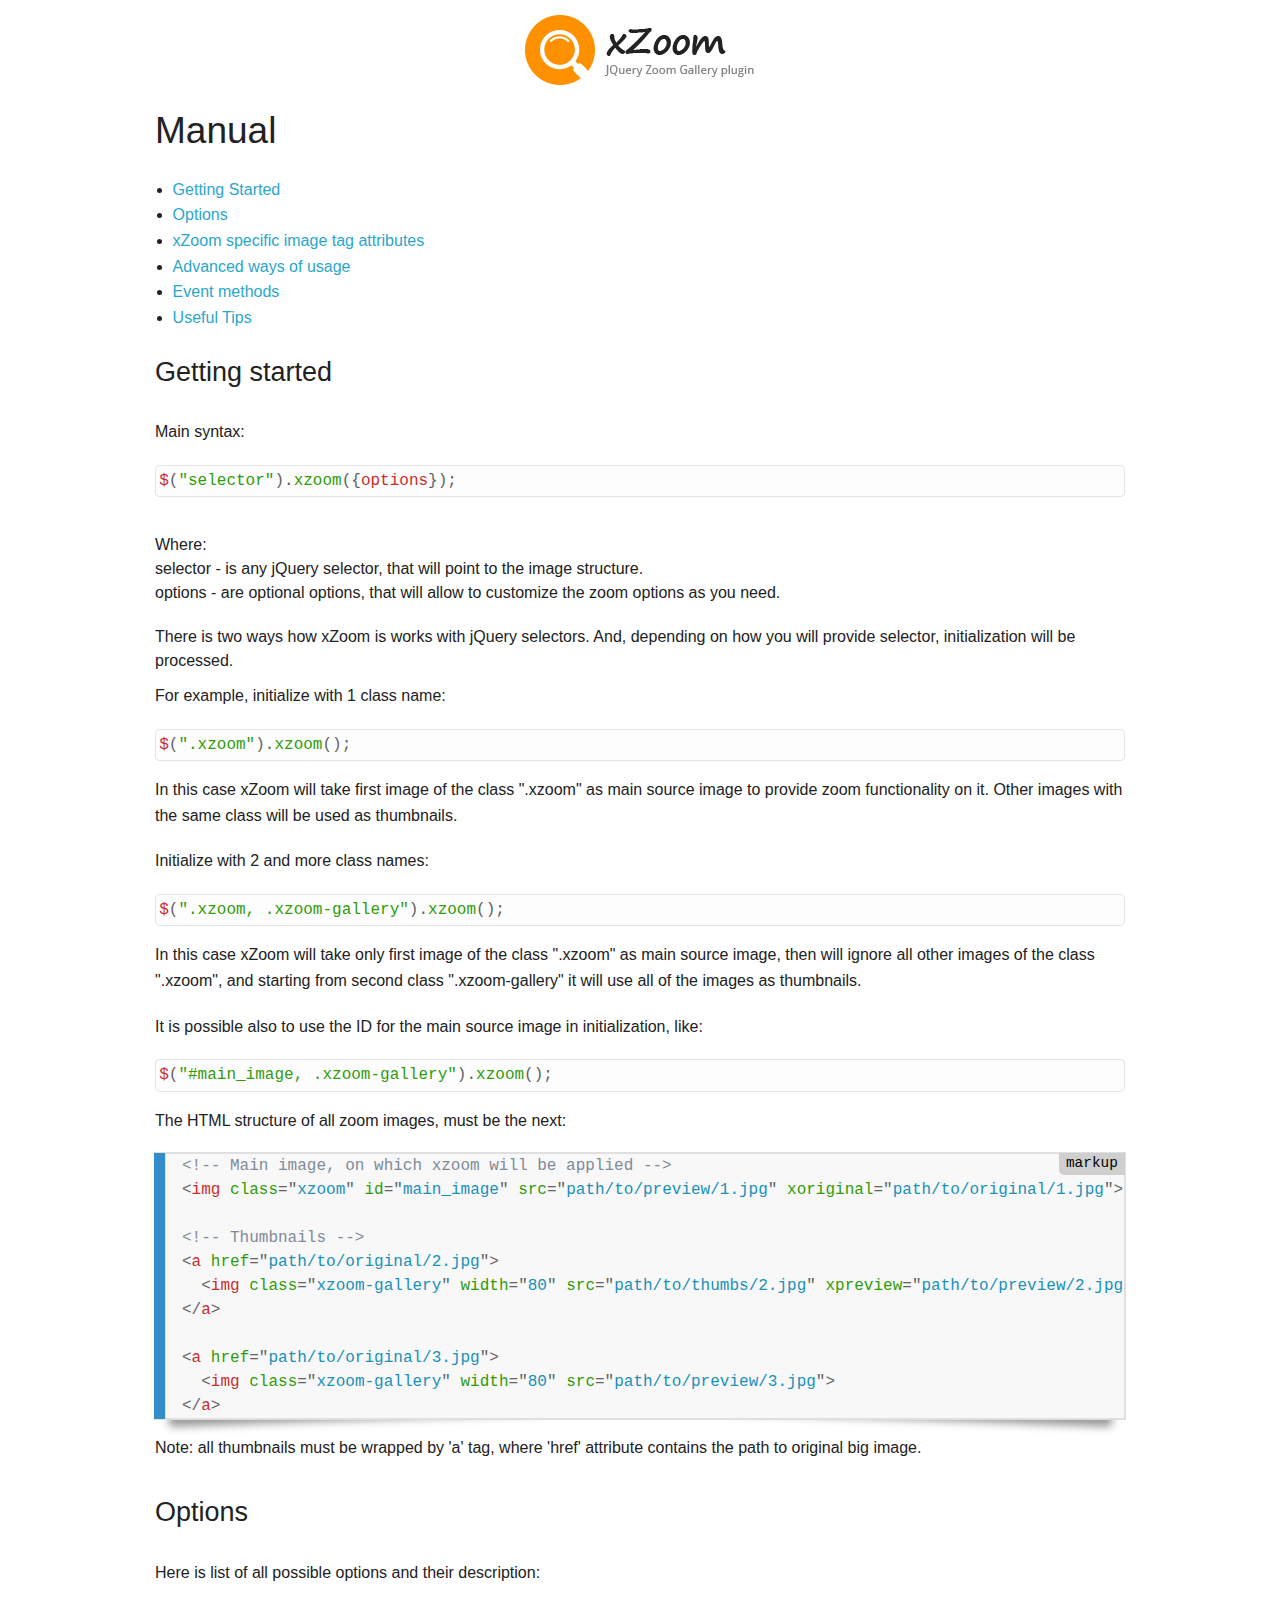
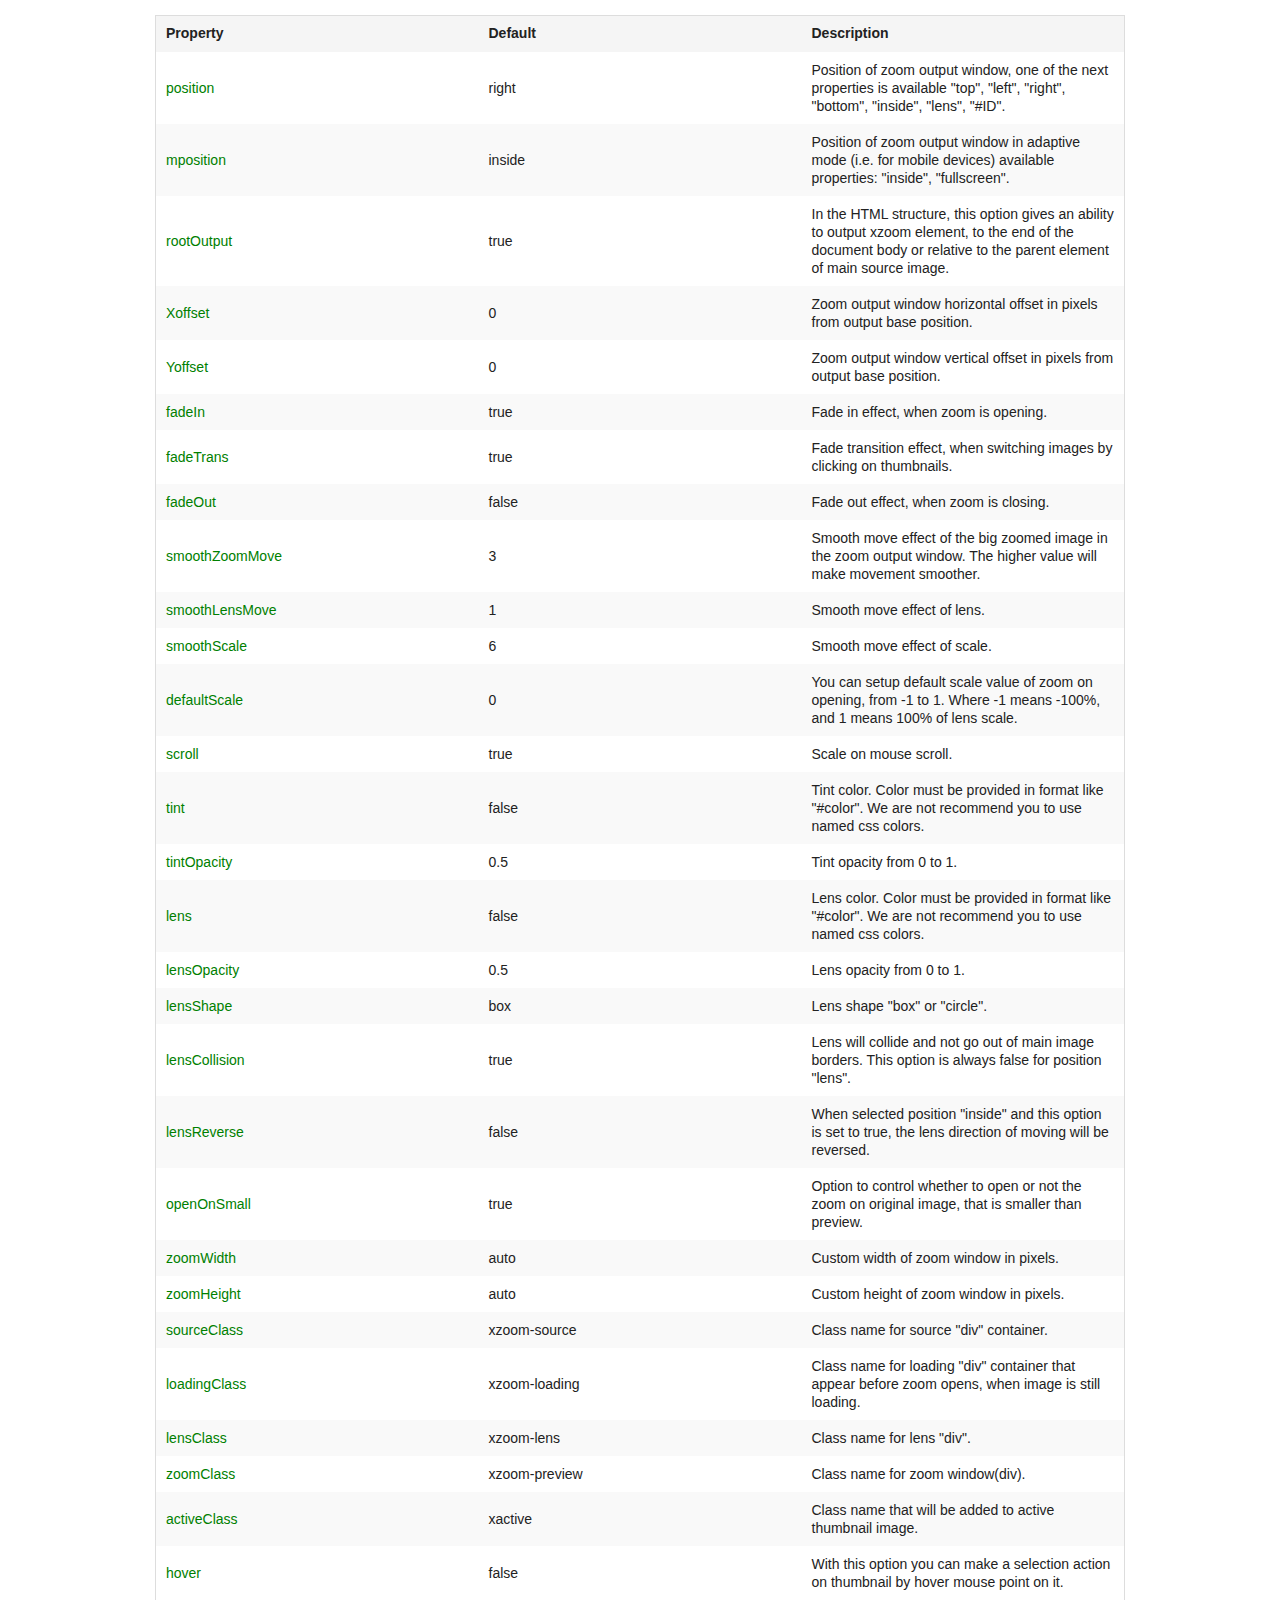
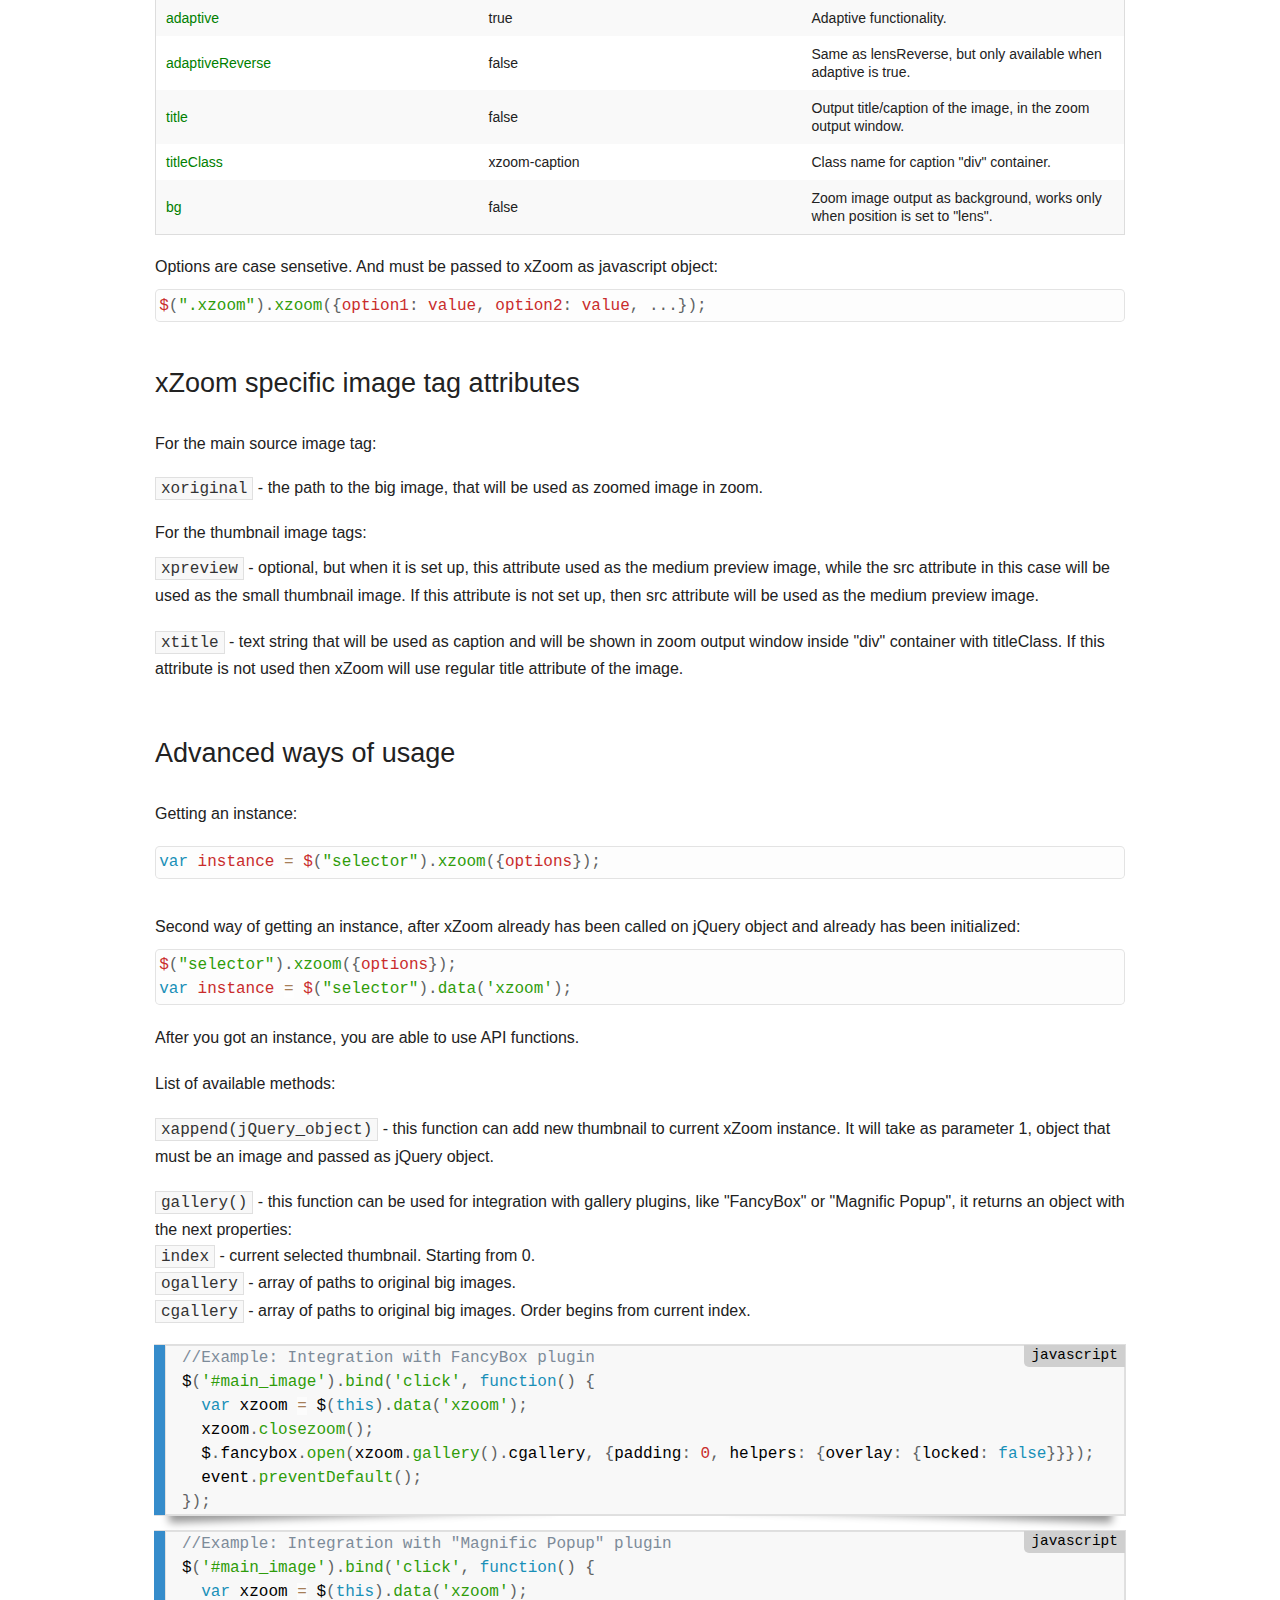
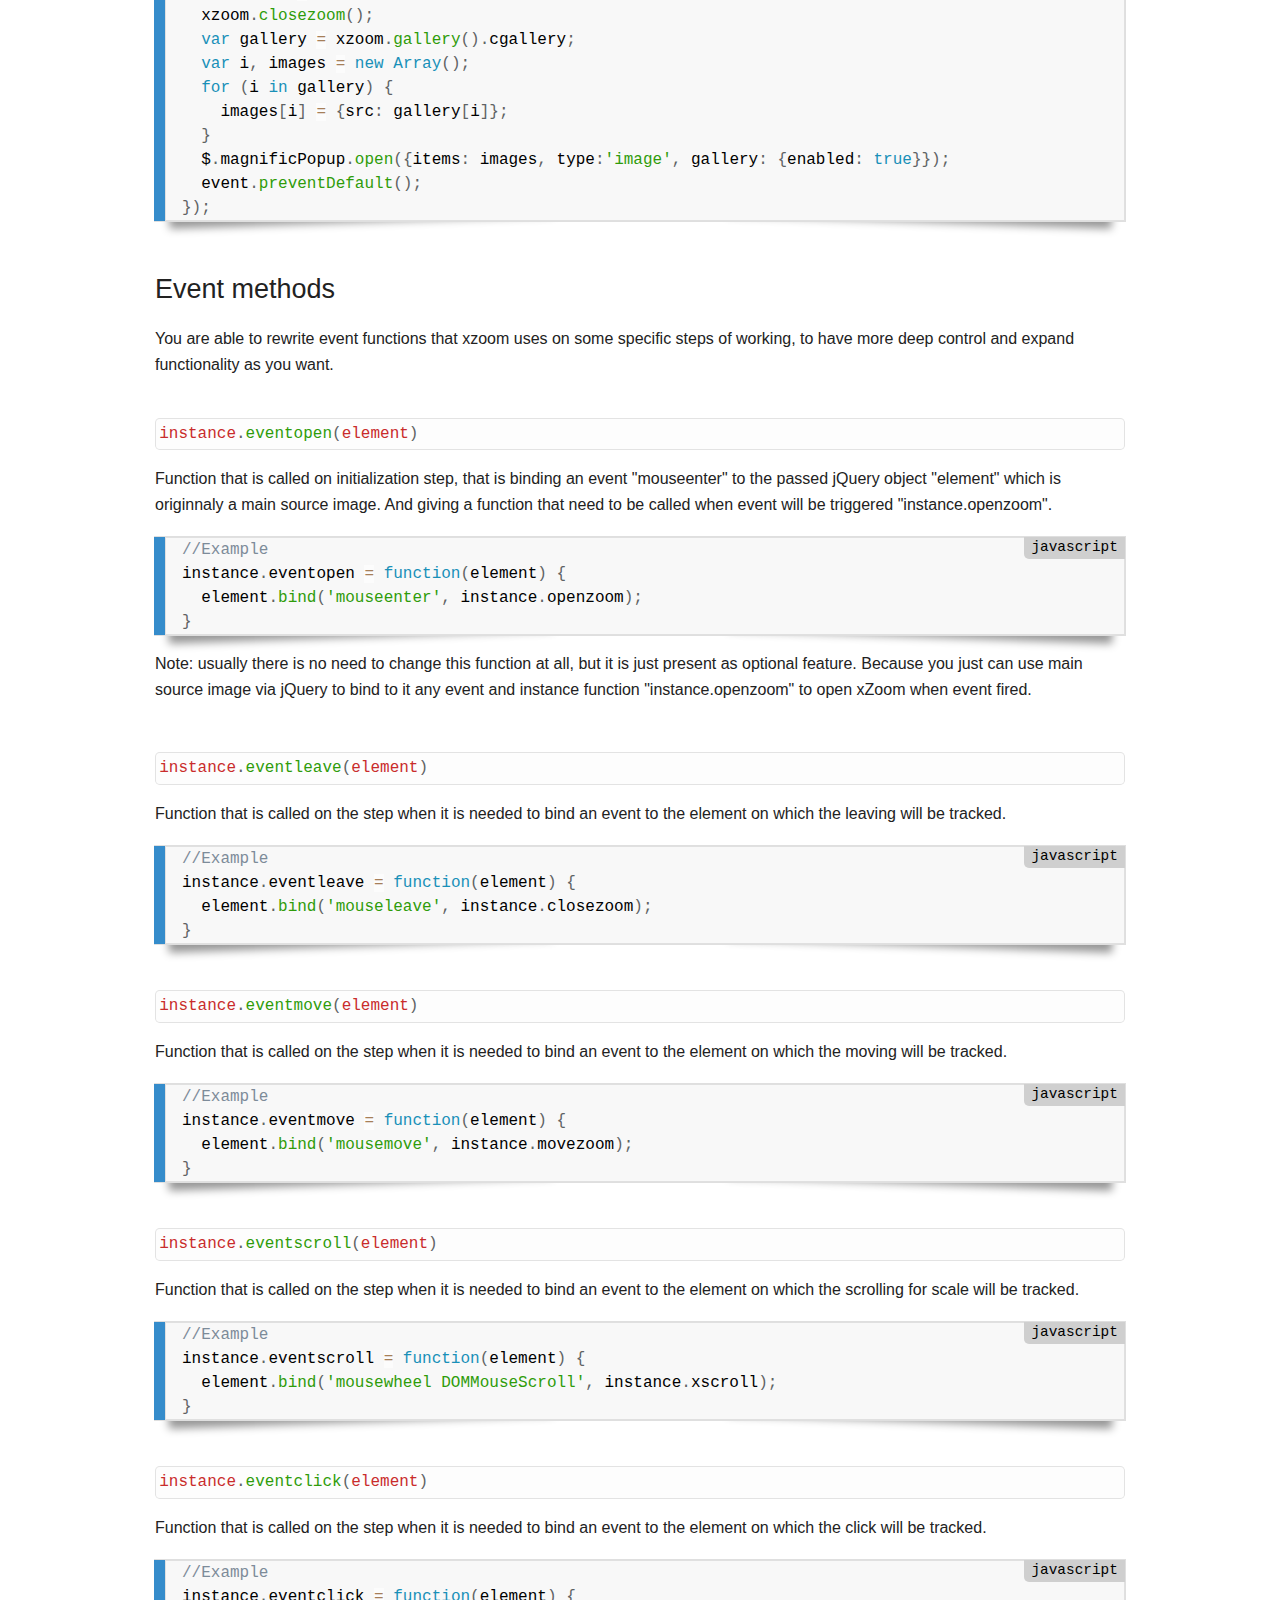
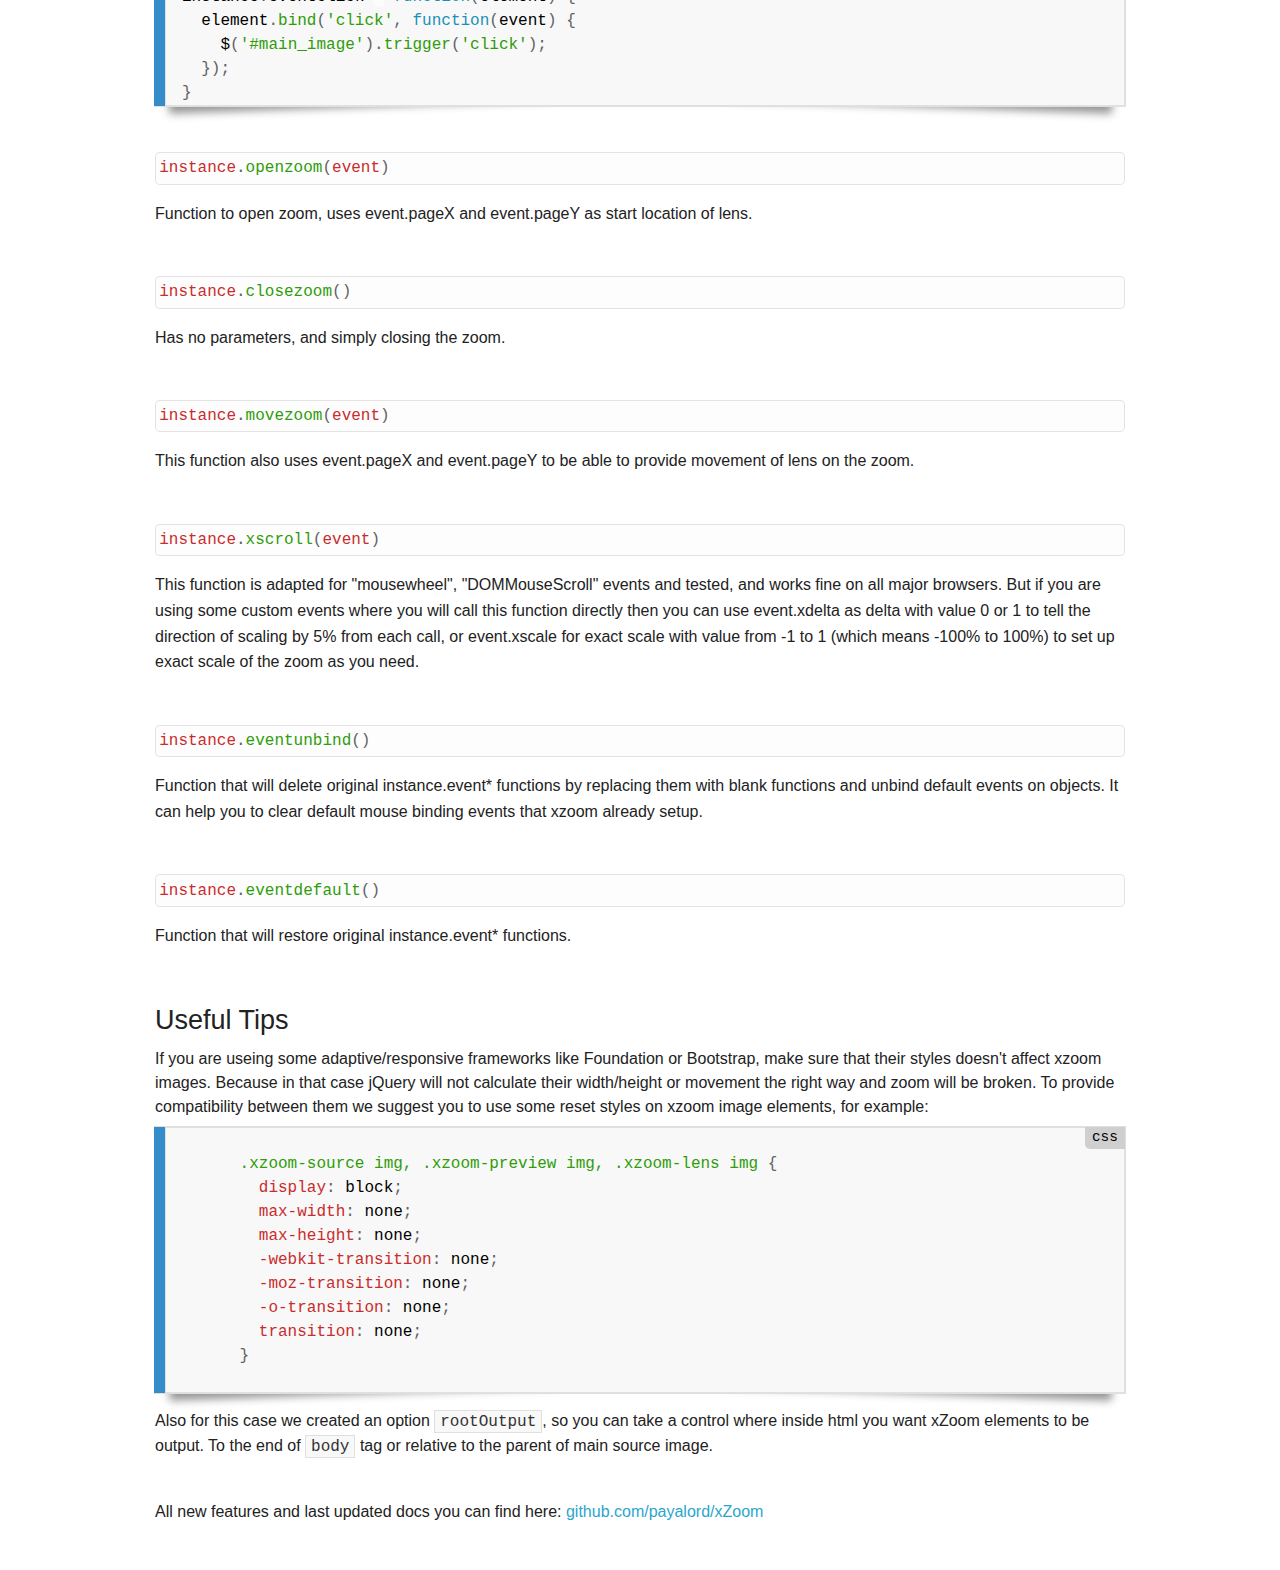
<file: libraries/xZoom-master/doc/manual.html>
<!doctype html>
<html class="no-js" lang="en">
  <head>
  <meta charset="utf-8" />
  <meta name="viewport" content="width=device-width, initial-scale=1.0" />
  <title>Manual | xZoom Jquery Zoom Gallery</title>
  <link rel="stylesheet" href="css/normalize.css" />
  <link rel="stylesheet" href="css/foundation.css" />
  <link rel="stylesheet" href="css/prism.css" />
  <link rel="stylesheet" href="css/manual.css" />
  <script src="js/vendor/modernizr.js"></script>
  <!--[if lt IE 9]><script src="http://html5shiv.googlecode.com/svn/trunk/html5.js"></script><![endif]-->     
  </head>

  <body>
  
  <div class="container">
  <div class="row">
    <div class="large-12 column text-center"><a href="https://payalord.github.io/xZoom"><img src="images/logo.png" alt=""></a></div>
    <div class="large-12 column"><p><h2>Manual</h2></p></div>
    <div class="large-12 column">
    <ul>
      <li><a href="#started">Getting Started</a></li>
      <li><a href="#options">Options</a></li>
      <li><a href="#specific">xZoom specific image tag attributes</a></li>
      <li><a href="#advanced">Advanced ways of usage</a></li>
      <li><a href="#events">Event methods</a></li>
      <li><a href="#usefultips">Useful Tips</a></li>
    </ul>
    </div>
  </div>
  <section id="started" class="padding-top0">
    <div class="row">
    <div class="large-12 column">
      <h3>Getting started</h3>  
    </div>    
    <div class="large-12 column">
      <div class="line">
      <p>Main syntax:</p>
      <code class="language-javascript">$("selector").xzoom({options});</code>
      </div>
      <div class="line">
      Where:<br />
      selector - is any jQuery selector, that will point to the image structure.<br />
      options - are optional options, that will allow to customize the zoom options as you need.<br />
      </div>          
      <div class="line">
      There is two ways how xZoom is works with jQuery selectors. And, depending on how you will provide selector, initialization will be processed.
      <p>For example, initialize with 1 class name:</p>
      <code class="language-javascript">$(".xzoom").xzoom();</code>
      <p>In this case xZoom will take first image of the class ".xzoom" as main source image to provide zoom functionality on it. Other images with the same class will be used as thumbnails.</p>
      <p>Initialize with 2 and more class names:</p>
      <code class="language-javascript">$(".xzoom, .xzoom-gallery").xzoom();</code>
      <p>In this case xZoom will take only first image of the class ".xzoom" as main source image, then will ignore all other images of the class ".xzoom", and starting from second class ".xzoom-gallery" it will use all of the images as thumbnails.</p>
      <p>It is possible also to use the ID for the main source image in initialization, like:</p>
      <code class="language-javascript">$("#main_image, .xzoom-gallery").xzoom();</code>
      <p>The HTML structure of all zoom images, must be the next:</p>
        <pre><code class="language-markup">&lt;!-- Main image, on which xzoom will be applied --&gt;
&lt;img class="xzoom" id="main_image" src="path/to/preview/1.jpg" xoriginal="path/to/original/1.jpg"&gt;

&lt;!-- Thumbnails --&gt;
&lt;a href="path/to/original/2.jpg"&gt;
  &lt;img class="xzoom-gallery" width="80" src="path/to/thumbs/2.jpg" xpreview="path/to/preview/2.jpg"&gt;
&lt;/a&gt;

&lt;a href="path/to/original/3.jpg"&gt;
  &lt;img class="xzoom-gallery" width="80" src="path/to/preview/3.jpg"&gt;
&lt;/a&gt;</code></pre>
      <p>Note: all thumbnails must be wrapped by 'a' tag, where 'href' attribute contains the path to original big image.</p>
      </div>
    </div>
    </div>
  </section>
   <section id="options" class="padding-top0">
    <div class="row">
    <div class="large-12 column">
      <h3>Options</h3>  
    </div>    
    <div class="large-12 column">
      <div class="line">
      <p>
      Here is list of all possible options and their description:</p>
      </div>
      <div>
      <table>
        <thead>
        <tr>
          <th>Property</th>
          <th>Default</th>
          <th>Description</th>
        </tr>
        </thead>
        <tbody>
        <tr>
          <td class="green">position</td>
          <td>right</td>
          <td>Position of zoom output window, one of the next properties is available "top", "left", "right", "bottom", "inside", "lens", "#ID".</td>
        </tr>
        <tr>
          <td class="green">mposition</td>
          <td>inside</td>
          <td>Position of zoom output window in adaptive mode (i.e. for mobile devices) available properties: "inside", "fullscreen".</td>
        </tr>
        <tr>
          <td class="green">rootOutput</td>
          <td>true</td>
          <td>In the HTML structure, this option gives an ability to output xzoom element, to the end of the document body or relative to the parent element of main source image.</td>
        </tr>
        <tr>
          <td class="green">Xoffset</td>
          <td>0</td>
          <td>Zoom output window horizontal offset in pixels from output base position.</td>
        </tr>
        <tr>
          <td class="green">Yoffset</td>
          <td>0</td>
          <td>Zoom output window vertical offset in pixels from output base position.</td>
        </tr> 
        <tr>
          <td class="green">fadeIn</td>
          <td>true</td>
          <td>Fade in effect, when zoom is opening.</td>
        </tr> 
        <tr>
          <td class="green">fadeTrans</td>
          <td>true</td>
          <td>Fade transition effect, when switching images by clicking on thumbnails.</td>
        </tr> 
        <tr>
          <td class="green">fadeOut</td>
          <td>false</td>
          <td>Fade out effect, when zoom is closing.</td>
        </tr> 
        <tr>
          <td class="green">smoothZoomMove</td>
          <td>3</td>
          <td>Smooth move effect of the big zoomed image in the zoom output window. The higher value will make movement smoother.</td>
        </tr>
        <tr>
          <td class="green">smoothLensMove</td>
          <td>1</td>
          <td>Smooth move effect of lens.</td>
        </tr>
        <tr>
          <td class="green">smoothScale</td>
          <td>6</td>
          <td>Smooth move effect of scale.</td>
        </tr>
        <tr>
          <td class="green">defaultScale</td>
          <td>0</td>
          <td>You can setup default scale value of zoom on opening, from -1 to 1. Where -1 means -100%, and 1 means 100% of lens scale.</td>
        </tr>
        <tr>
          <td class="green">scroll</td>
          <td>true</td>
          <td>Scale on mouse scroll.</td>
        </tr>
        <tr>
          <td class="green">tint</td>
          <td>false</td>
          <td>Tint color. Color must be provided in format like "#color". We are not recommend you to use named css colors.</td>
        </tr> 
        <tr>
          <td class="green">tintOpacity</td>
          <td>0.5</td>
          <td>Tint opacity from 0 to 1.</td>
        </tr>
        <tr>
          <td class="green">lens</td>
          <td>false</td>
          <td>Lens color. Color must be provided in format like "#color". We are not recommend you to use named css colors.</td>
        </tr>
        <tr>
          <td class="green">lensOpacity</td>
          <td>0.5</td>
          <td>Lens opacity from 0 to 1.</td>
        </tr>
        <tr>
          <td class="green">lensShape</td>
          <td>box</td>
          <td>Lens shape "box" or "circle".</td>
        </tr>
        <tr>
          <td class="green">lensCollision</td>
          <td>true</td>
          <td>Lens will collide and not go out of main image borders. This option is always false for position "lens".</td>
        </tr>
        <tr>
          <td class="green">lensReverse</td>
          <td>false</td>
          <td>When selected position "inside" and this option is set to true, the lens direction of moving will be reversed.</td>
        </tr>
        <tr>
          <td class="green">openOnSmall</td>
          <td>true</td>
          <td>Option to control whether to open or not the zoom on original image, that is smaller than preview.</td>
        </tr>
        <tr>
          <td class="green">zoomWidth</td>
          <td>auto</td>
          <td>Custom width of zoom window in pixels.</td>
        </tr>
        <tr>
          <td class="green">zoomHeight</td>
          <td>auto</td>
          <td>Custom height of zoom window in pixels.</td>
        </tr>
        <tr>
          <td class="green">sourceClass</td>
          <td>xzoom-source</td>
          <td>Class name for source "div" container.</td>
        </tr>
        <tr>
          <td class="green">loadingClass</td>
          <td>xzoom-loading</td>
          <td>Class name for loading "div" container that appear before zoom opens, when image is still loading.</td>
        </tr>
        <tr>
          <td class="green">lensClass</td>
          <td>xzoom-lens</td>
          <td>Class name for lens "div".</td>
        </tr>
        <tr>
          <td class="green">zoomClass</td>
          <td>xzoom-preview</td>
          <td>Class name for zoom window(div).</td>
        </tr>
        <tr>
          <td class="green">activeClass</td>
          <td>xactive</td>
          <td>Class name that will be added to active thumbnail image.</td>
        </tr>
        <tr>
          <td class="green">hover</td>
          <td>false</td>
          <td>With this option you can make a selection action on thumbnail by hover mouse point on it.</td>
        </tr>
        <tr>
          <td class="green">adaptive</td>
          <td>true</td>
          <td>Adaptive functionality.</td>
        </tr>
        <tr>
          <td class="green">adaptiveReverse</td>
          <td>false</td>
          <td>Same as lensReverse, but only available when adaptive is true.</td>
        </tr>
        <tr>
          <td class="green">title</td>
          <td>false</td>
          <td>Output title/caption of the image, in the zoom output window.</td>
        </tr>
        <tr>
          <td class="green">titleClass</td>
          <td>xzoom-caption</td>
          <td>Class name for caption "div" container.</td>
        </tr>
        <tr>
          <td class="green">bg</td>
          <td>false</td>
          <td>Zoom image output as background, works only when position is set to "lens".</td>
        </tr>                               
        </tbody>
      </table>
    </div>
    <div>
      Options are case sensetive. And must be passed to xZoom as javascript object:
      <p><code class="language-javascript">$(".xzoom").xzoom({option1: value, option2: value, ...});</code></p>
    </div>          
    </div>
    </div>
  </section> 
  <section id="specific">
    <div class="row">
    <div class="large-12 column">
      <h3>xZoom specific image tag attributes</h3>  
    </div>    
    <div class="large-12 column">
      <div class="line">
      <p>For the main source image tag:</p>
      <code class="highlight">xoriginal</code> - the path to the big image, that will be used as zoomed image in zoom.
      </div>
      <div class="line">
      For the thumbnail image tags:
      <p><code class="highlight">xpreview</code> - optional, but when it is set up, this attribute used as the medium preview image, while the src attribute in this case will be used as the small thumbnail image. If this attribute is not set up, then src attribute will be used as the medium preview image.</p>
      <p><code class="highlight">xtitle</code> - text string that will be used as caption and will be shown in zoom output window inside "div" container with titleClass. If this attribute is not used then xZoom will use regular title attribute of the image.</p>
      </div>          
    </div>
    </div>
  </section>
  <section id="advanced">
    <div class="row">
    <div class="large-12 column">
      <h3>Advanced ways of usage</h3>  
    </div>    
    <div class="large-12 column">
      <div class="line">
      <p>Getting an instance:</p>
      <code class="language-javascript">var instance = $("selector").xzoom({options});</code>
      </div>
      <div class="line">
      Second way of getting an instance, after xZoom already has been called on jQuery object and already has been initialized:
      <p><code class="language-javascript">$("selector").xzoom({options});
var instance = $("selector").data('xzoom');</code></p>
      <p>After you got an instance, you are able to use API functions.</p>
      <p>List of available methods:</p>
      <p><code class="javascript">xappend(jQuery_object)</code> - this function can add new thumbnail to current xZoom instance. It will take as parameter 1, object that must be an image and passed as jQuery object.</p>
      <p><code class="javascript">gallery()</code> - this function can be used for integration with gallery plugins, like "FancyBox" or "Magnific Popup", it returns an object with the next properties:<br />
      <code class="highlight">index</code> - current selected thumbnail. Starting from 0.<br />
      <code class="highlight">ogallery</code> - array of paths to original big images.<br />
      <code class="highlight">cgallery</code> - array of paths to original big images. Order begins from current index.</p>
      <pre><code class="language-javascript">//Example: Integration with FancyBox plugin
$('#main_image').bind('click', function() {
  var xzoom = $(this).data('xzoom');
  xzoom.closezoom();
  $.fancybox.open(xzoom.gallery().cgallery, {padding: 0, helpers: {overlay: {locked: false}}});
  event.preventDefault();
});</code></pre>

      <pre><code class="language-javascript">//Example: Integration with "Magnific Popup" plugin
$('#main_image').bind('click', function() {
  var xzoom = $(this).data('xzoom');
  xzoom.closezoom();
  var gallery = xzoom.gallery().cgallery;
  var i, images = new Array();
  for (i in gallery) {
    images[i] = {src: gallery[i]};
  }
  $.magnificPopup.open({items: images, type:'image', gallery: {enabled: true}});
  event.preventDefault();
});</code></pre>
      </div>              
    </div>
    </div>
  </section>    
  <section id="events">
    <div class="row">
    <div class="large-12 column">
      <h3>Event methods</h3>  
    </div>    
    <div class="large-12 column">
       <div>
       <p>You are able to rewrite event functions that xzoom uses on some specific steps of working, to have more deep control and expand functionality as you want.</p>
       </div>
      <div class="line">
      <p><code class="language-javascript">instance.eventopen(element)</code>
      Function that is called on initialization step, that is binding an event "mouseenter" to the passed jQuery object "element" which is originnaly a main source image. And giving a function that need to be called when event will be triggered "instance.openzoom". </p>
      <pre><code class="language-javascript">//Example
instance.eventopen = function(element) {
  element.bind('mouseenter', instance.openzoom);
}</code></pre>
    <p>Note: usually there is no need to change this function at all, but it is just present as optional feature. Because you just can use main source image via jQuery to bind to it any event and instance function "instance.openzoom" to open xZoom when event fired.</p>
      </div>  
      <div class="line">
      <p><code class="language-javascript">instance.eventleave(element)</code>
      Function that is called on the step when it is needed to bind an event to the element on which the leaving will be tracked.</p>
      <pre><code class="language-javascript">//Example
instance.eventleave = function(element) {
  element.bind('mouseleave', instance.closezoom);
}</code></pre>
      </div> 
      <div class="line">
      <p><code class="language-javascript">instance.eventmove(element)</code>
      Function that is called on the step when it is needed to bind an event to the element on which the moving will be tracked.</p>
      <pre><code class="language-javascript">//Example
instance.eventmove = function(element) {
  element.bind('mousemove', instance.movezoom);
}</code></pre>
      </div>  
      <div class="line">
      <p><code class="language-javascript">instance.eventscroll(element)</code>
      Function that is called on the step when it is needed to bind an event to the element on which the scrolling for scale will be tracked.</p>
      <pre><code class="language-javascript">//Example
instance.eventscroll = function(element) {
  element.bind('mousewheel DOMMouseScroll', instance.xscroll);
}</code></pre>
      </div>  
      <div class="line">
      <p><code class="language-javascript">instance.eventclick(element)</code>
      Function that is called on the step when it is needed to bind an event to the element on which the click will be tracked.</p>
      <pre><code class="language-javascript">//Example
instance.eventclick = function(element) {
  element.bind('click', function(event) {
    $('#main_image').trigger('click');
  });
}</code></pre>
      </div>   
      <div class="line">
      <p><code class="language-javascript">instance.openzoom(event)</code>
      Function to open zoom, uses event.pageX and event.pageY as start location of lens.</p>
      </div>    
      <div class="line">
      <p><code class="language-javascript">instance.closezoom()</code>
      Has no parameters, and simply closing the zoom.</p>
      </div> 
      <div class="line">
      <p><code class="language-javascript">instance.movezoom(event)</code>
      This function also uses event.pageX and event.pageY to be able to provide movement of lens on the zoom.</p>
      </div>    
      <div class="line">
      <p><code class="language-javascript">instance.xscroll(event)</code>
      This function is adapted for "mousewheel", "DOMMouseScroll" events and tested, and works fine on all major browsers. But if you are using some custom events where you will call this function directly then you can use event.xdelta as delta with value 0 or 1 to tell the direction of scaling by 5% from each call, or event.xscale for exact scale with value from -1 to 1 (which means -100% to 100%) to set up exact scale of the zoom as you need.</p>
      </div> 
      <div class="line">
      <p><code class="language-javascript">instance.eventunbind()</code>
      Function that will delete original instance.event* functions by replacing them with blank functions and unbind default events on objects. It can help you to clear default mouse binding events that xzoom already setup.</p>
      </div>   
      <div class="line">
      <p><code class="language-javascript">instance.eventdefault()</code>
      Function that will restore original instance.event* functions.</p>
      </div>                                                                                 
    </div>
    </div>
  </section>
  <section id="usefultips">
    <div class="row">
    <div class="large-12 column">
      <h3>Useful Tips</h3>  
    </div>    
    <div class="large-12 column">
      If you are useing some adaptive/responsive frameworks like Foundation or Bootstrap, make sure that their styles doesn't affect xzoom images. Because in that case jQuery will not calculate their width/height or movement the right way and zoom will be broken. To provide compatibility between them we suggest you to use some reset styles on xzoom image elements, for example:
      <pre><code class="language-css">
      .xzoom-source img, .xzoom-preview img, .xzoom-lens img {
        display: block;
        max-width: none;
        max-height: none;
        -webkit-transition: none;
        -moz-transition: none;
        -o-transition: none;
        transition: none;
      }
      </code></pre>
      Also for this case we created an option <code class="highlight">rootOutput</code>, so you can take a control where inside html you want xZoom elements to be output. To the end of <code class="highlight">body</code> tag or relative to the parent of main source image.
    </div>
    </div>
  </section>
  <section>
  <div class="row">
    <div class="large-12 column">
      <div class="line">
        <p>All new features and last updated docs you can find here: <a href="https://github.com/payalord/xZoom">github.com/payalord/xZoom</a></p>
      </div>
    </div>
  </div>  
  </section>
  </div>
  <script src="js/vendor/jquery.js"></script>
  <script src="js/foundation.min.js"></script>
  <script src="js/vendor/prism.js"></script>
  </body>
</html>
</file>
<file: styles/main.css>
body {
  background-color: #ffff;
  font-family: "Assistant", sans-serif;
  color: #071c4d;
}

.navbar-brand img {
  max-height: 40px;
}

.nabvar-light .navbar-nav .nav-link {
  color: #071c4d;
}

.active {
  font-weight: bold;
  color: #071c4d !important;
}

.btn-navbar-right {
  margin-top: -10px !important;
  margin-bottom: -8px !important;
  margin-right: -18px !important;
  height: 70px;
  border-radius: 0;
}

.btn-login {
  background-color: #071c4d;
  color: #ffffff;
}

.btn-login:hover {
  background-color: #1e3771;
  color: #ffffff;
}

header {
  padding: 180px 0 165px;
  margin-top: -80px;
  background-image: url("../images/background.png");
  background-size: cover;
}

header h1,
header p {
  color: #ffffff;
}

header h1 {
  font-family: "Playfair Display", serif;
  font-weight: bold;
  font-size: 50px;
}

header p {
  font-size: 22px;
}

header .btn-get-started {
  color: #ffffff;
  background-color: #ff9e53;
}

header .btn-get-started:hover {
  color: #ffffff;
  background-color: #ffaa69;
}

.section-stat {
  margin-top: -50px;
}

.stats-detail {
  padding-top: 15px;
  background-color: #ffffff;
  padding-left: 40px;
}

h2 {
  font-size: 30px;
  margin-bottom: 0;
}

p {
  font-size: 20px;
  font-weight: lighter;
}

.section-popular {
  margin-top: -50px;
  min-height: 540px;
  background-color: #051334;
  margin-bottom: -230px;
}

.section-popular .section-popular-heading {
  margin-top: 150px;
}

.section-popular .section-popular-heading h2,
.section-popular .section-popular-heading p {
  color: #ffffff;
}

.section-popular .section-popular-heading h2 {
  font-family: "Playfair Display", serif;
  font-weight: bold;
  font-size: 40px;
}

.section-popular .section-popular-heading p {
  font-size: 18px;
}

.section-popular-content .section-popular-travel .card-travel {
  min-height: 380px;
  background-color: #ddd;
  color: #ffffff;
  background-size: cover;
  padding: 30px;
  margin-bottom: 20px;
}

.section-popular-content .section-popular-travel .travel-country {
  font-size: 18px;
  color: #ffffff;
}

.section-popular-content .section-popular-travel .tarvel-location {
  font-size: 18px;
  color: #ffffff;
}

.section-popular-content .section-popular-travel .travel-button .btn-travel-detail {
  background-color: #ff9e53;
  color: #ffffff;
}

.section-popular-content .section-popular-travel .travel-button .btn-travel-detail:hover {
  background-color: #ffaa59;
  color: #ffffff;
}

.section-network {
  background-color: #ffffff;
  margin-top: -170px;
  padding-top: 240px;
  padding-bottom: 50px;
}

.section-network h2 {
  font-family: "Playfair Display", serif;
  font-weight: bold;
}

.section-network img {
  max-width: 100%;
}

.section-testimonial-heading {
  background: -webkit-gradient(linear, left top, left bottom, from(#fff), to(#f7f9ff));
  background: linear-gradient(#fff 0%, #f7f9ff 100%);
  padding-top: 50px;
  min-height: 506px;
}

.section-testimonial-heading h2 {
  font-family: "Playfair Display", serif;
  font-size: 40px;
  font-weight: bold;
}

.section-testimonial-heading p {
  font-size: 18px;
}

.section-testimonial-content {
  margin-top: -300px;
  padding-bottom: 50px;
}

.section-testimonial-content .card-testimonial {
  padding: 40px 20px 10px;
  border-radius: 11px;
  margin-bottom: 20px;
}

.section-testimonial-content .card-testimonial .testimonial-content {
  min-height: 380px;
}

.section-testimonial-content .card-testimonial h3 {
  font-size: 22px;
}

.section-testimonial-content .card-testimonial .testimonial {
  font-weight: 200;
  font-size: 26px;
  color: #6e6e6e;
  min-height: 150px;
}

.section-testimonial-content .card-testimonial .trip-to {
  font-weight: normal;
  font-size: 22px;
  color: #6e6e6e;
}

.section-testimonial-content .card-testimonial hr {
  margin-right: -20px;
  margin-left: -20px;
}

.section-testimonial-content .btn-lets-go {
  color: #ffffff;
  background-color: #ff9e53;
}

.section-testimonial-content .btn-lets-go:hover {
  color: #ffffff;
  background-color: #ffaa69;
}

.section-testimonial-content .btn-need-help {
  background-color: #f2f2f2;
  color: #c3c3c3;
}

.section-testimonial-content .btn-need-help:hover {
  color: #c3c3c3;
  background-color: #f5f4f4;
}

.section-footer a {
  color: #071c4d;
}

.section-detail-header {
  min-height: 310px;
  background-color: #e4e6eb;
  margin-top: -68px;
}

.section-detail-content {
  margin-top: -200px;
  min-height: 100vh;
}

.section-detail-content .breadcrumb {
  background: transparent;
  padding: 0;
  margin-bottom: 50px;
}

.section-detail-content .breadcrumb-item .active {
  font-weight: bold;
  color: #071c4d;
}

.card-detail {
  padding: 30px;
  border-radius: 11px;
}

.card-detail h1 {
  font-size: 26px;
}

.card-detail p {
  font-size: 18px;
  color: #b1b1b1;
}

.card-detail .features {
  margin-top: 20px;
}

.card-detail .features h3 {
  font-size: 18px;
  color: #071c4d;
  margin-bottom: 0;
}

.card-detail .features p {
  font-size: 14px;
  color: #b1b1b1;
  margin-bottom: 0;
}

.card-detail .features .card-right {
  border-bottom-left-radius: 0;
  border-bottom-right-radius: 0;
  border-bottom: 0;
}

.card-detail .deskripsi {
  margin-left: 20px;
  overflow: hidden;
  float: left;
}

.card-detail .features-img {
  width: 45px;
  height: 45px;
  float: left;
}

.member .member-image {
  width: 45px;
  height: 45px;
}

.gallery .xzoom-container {
  display: block;
  margin-bottom: 10px;
}

.gallery .xzoom {
  width: 100%;
  -webkit-box-shadow: none;
          box-shadow: none;
}

.gallery .xactive {
  border: 4px solid #1abc9c;
  -webkit-box-shadow: none;
          box-shadow: none;
}

.join-container {
  margin-top: -16px;
}

.join-container .btn-join-now {
  background-color: #ff9e53;
  color: #fff;
  border-radius: 0;
}

.join-container .btn-join-now:hover {
  background-color: #ffa967;
  color: #fff;
}
/*# sourceMappingURL=main.css.map */
</file>
<file: libraries/xZoom-master/doc/css/prism.css>
/* http://prismjs.com/download.html?themes=prism-coy&languages=markup+css+clike+javascript&plugins=line-highlight+line-numbers+show-language */
/**
 * prism.js Coy theme for JavaScript, CoffeeScript, CSS and HTML
 * Based on https://github.com/tshedor/workshop-wp-theme (Example: http://workshop.kansan.com/category/sessions/basics or http://workshop.timshedor.com/category/sessions/basics);
 * @author Tim  Shedor
 */

code[class*="language-"],
pre[class*="language-"] {
	color: black;
	font-family: Consolas, Monaco, 'Andale Mono', monospace;
	direction: ltr;
	text-align: left;
	white-space: pre;
	word-spacing: normal;
	word-break: normal;
	line-height: 1.5;

	-moz-tab-size: 4;
	-o-tab-size: 4;
	tab-size: 4;

	-webkit-hyphens: none;
	-moz-hyphens: none;
	-ms-hyphens: none;
	hyphens: none;
}

/* Code blocks */
pre[class*="language-"] {
	position: relative;
	margin: .5em 0;
	-webkit-box-shadow: -1px 0px 0px 0px #358ccb, 0px 0px 0px 1px #dfdfdf;
	-moz-box-shadow: -1px 0px 0px 0px #358ccb, 0px 0px 0px 1px #dfdfdf;
	box-shadow: -1px 0px 0px 0px #358ccb, 0px 0px 0px 1px #dfdfdf;
	border-left: 10px solid #358ccb;
	background-color: #fdfdfd;
	background-image: -webkit-linear-gradient(transparent 50%, rgba(69, 142, 209, 0.04) 50%);
	background-image: -moz-linear-gradient(transparent 50%, rgba(69, 142, 209, 0.04) 50%);
	background-image: -ms-linear-gradient(transparent 50%, rgba(69, 142, 209, 0.04) 50%);
	background-image: -o-linear-gradient(transparent 50%, rgba(69, 142, 209, 0.04) 50%);
	background-image: linear-gradient(transparent 50%, rgba(69, 142, 209, 0.04) 50%);
	background-size: 3em 3em;
	background-origin: content-box;
	overflow: visible;
	max-height: 30em;
}

code[class*="language"] {
	max-height: inherit;
	height: 100%;
	padding: 0 1em;
	display: block;
	overflow: auto;
}

/* Margin bottom to accomodate shadow */
:not(pre) > code[class*="language-"],
pre[class*="language-"] {
	background-color: #fdfdfd;
	-webkit-box-sizing: border-box;
	-moz-box-sizing: border-box;
	box-sizing: border-box;
	margin-bottom: 1em;
}

/* Inline code */
:not(pre) > code[class*="language-"] {
	position: relative;
	padding: .2em;
	-webkit-border-radius: 0.3em;
	-moz-border-radius: 0.3em;
	-ms-border-radius: 0.3em;
	-o-border-radius: 0.3em;
	border-radius: 0.3em;
	color: #c92c2c;
	border: 1px solid rgba(0, 0, 0, 0.1);
}

pre[class*="language-"]:before,
pre[class*="language-"]:after {
	content: '';
	z-index: -2;
	display: block;
	position: absolute;
	bottom: 0.75em;
	left: 0.18em;
	width: 40%;
	height: 20%;
	-webkit-box-shadow: 0px 13px 8px #979797;
	-moz-box-shadow: 0px 13px 8px #979797;
	box-shadow: 0px 13px 8px #979797;
	-webkit-transform: rotate(-2deg);
	-moz-transform: rotate(-2deg);
	-ms-transform: rotate(-2deg);
	-o-transform: rotate(-2deg);
	transform: rotate(-2deg);
}

:not(pre) > code[class*="language-"]:after,
pre[class*="language-"]:after {
	right: 0.75em;
	left: auto;
	-webkit-transform: rotate(2deg);
	-moz-transform: rotate(2deg);
	-ms-transform: rotate(2deg);
	-o-transform: rotate(2deg);
	transform: rotate(2deg);
}

.token.comment,
.token.block-comment,
.token.prolog,
.token.doctype,
.token.cdata {
	color: #7D8B99;
}

.token.punctuation {
	color: #5F6364;
}

.token.property,
.token.tag,
.token.boolean,
.token.number,
.token.function-name,
.token.constant,
.token.symbol,
.token.deleted {
	color: #c92c2c;
}

.token.selector,
.token.attr-name,
.token.string,
.token.char,
.token.function,
.token.builtin,
.token.inserted {
	color: #2f9c0a;
}

.token.operator,
.token.entity,
.token.url,
.token.variable {
	color: #a67f59;
	background: rgba(255, 255, 255, 0.5);
}

.token.atrule,
.token.attr-value,
.token.keyword,
.token.class-name {
	color: #1990b8;
}

.token.regex,
.token.important {
	color: #e90;
}

.language-css .token.string,
.style .token.string {
	color: #a67f59;
	background: rgba(255, 255, 255, 0.5);
}

.token.important {
	font-weight: normal;
}

.token.entity {
	cursor: help;
}

.namespace {
	opacity: .7;
}

@media screen and (max-width: 767px) {
	pre[class*="language-"]:before,
	pre[class*="language-"]:after {
		bottom: 14px;
		-webkit-box-shadow: none;
		-moz-box-shadow: none;
		box-shadow: none;
	}

}

/* Plugin styles */
.token.tab:not(:empty):before,
.token.cr:before,
.token.lf:before {
	color: #e0d7d1;
}

/* Plugin styles: Line Numbers */
pre[class*="language-"].line-numbers {
	padding-left: 0;
}

pre[class*="language-"].line-numbers code {
	padding-left: 3.8em;
}

pre[class*="language-"].line-numbers .line-numbers-rows {
	left: 0;
}

pre[data-line] {
	position: relative;
	padding: 1em 0 1em 3em;
}

.line-highlight {
	position: absolute;
	left: 0;
	right: 0;
	padding: inherit 0;
	margin-top: 1em; /* Same as .prism’s padding-top */

	background: hsla(24, 20%, 50%,.08);
	background: -moz-linear-gradient(left, hsla(24, 20%, 50%,.1) 70%, hsla(24, 20%, 50%,0));
	background: -webkit-linear-gradient(left, hsla(24, 20%, 50%,.1) 70%, hsla(24, 20%, 50%,0));
	background: -o-linear-gradient(left, hsla(24, 20%, 50%,.1) 70%, hsla(24, 20%, 50%,0));
	background: linear-gradient(left, hsla(24, 20%, 50%,.1) 70%, hsla(24, 20%, 50%,0));
	
	pointer-events: none;
	
	line-height: inherit;
	white-space: pre;
}

	.line-highlight:before,
	.line-highlight[data-end]:after {
		content: attr(data-start);
		position: absolute;
		top: .4em;
		left: .6em;
		min-width: 1em;
		padding: 0 .5em;
		background-color: hsla(24, 20%, 50%,.4);
		color: hsl(24, 20%, 95%);
		font: bold 65%/1.5 sans-serif;
		text-align: center;
		vertical-align: .3em;
		border-radius: 999px;
		text-shadow: none;
		box-shadow: 0 1px white;
	}
	
	.line-highlight[data-end]:after {
		content: attr(data-end);
		top: auto;
		bottom: .4em;
	}
pre.line-numbers {
	position: relative;
	padding-left: 3.8em;
	counter-reset: linenumber;
}

pre.line-numbers > code {
	position: relative;
}

.line-numbers .line-numbers-rows {
	position: absolute;
	pointer-events: none;
	top: 0;
	font-size: 100%;
	left: -3.8em;
	width: 3em; /* works for line-numbers below 1000 lines */
	letter-spacing: -1px;
	border-right: 1px solid #999;

	-webkit-user-select: none;
	-moz-user-select: none;
	-ms-user-select: none;
	user-select: none;

}

	.line-numbers-rows > span {
		pointer-events: none;
		display: block;
		counter-increment: linenumber;
	}

		.line-numbers-rows > span:before {
			content: counter(linenumber);
			color: #999;
			display: block;
			padding-right: 0.8em;
			text-align: right;
		}
pre[class*='language-'] {
	position: relative;
}
pre[class*='language-'] > code[data-language] {
	overflow: scroll;
	max-height: 28em;
	display: block;
}
pre[class*='language-'] > code[data-language]::before {
	content: attr(data-language);
	color: black;
	background-color: #CFCFCF;
	display: inline-block;
	position: absolute;
	top: 0;
	right: 0;
	font-size: 0.9em;
	border-radius: 0 0 0 5px;
	padding: 0 0.5em;
	text-shadow: none;
}
</file>
<file: libraries/xZoom-master/doc/css/manual.css>
/*demo styles for xZoom*/
.container { padding: 15px; }
section { padding-top: 20px; }
.padding-top0 { padding-top: 0px !important; }
p { margin-top: 10px; }
.line { padding-top: 10px; padding-bottom: 10px; }
.green { color: green !important; }
</file>
<file: libraries/xZoom-master/example/css/demo.css>
/*demo styles for xZoom*/
.container { padding: 15px; }
section { padding-top: 20px; }
.padding-top0 { padding-top: 0px !important;}
</file>
<file: libraries/xZoom-master/example/css/xzoom.css>
/* Compatibility styles for frameworks like bootstrap, foundation e.t.c */
.xzoom-source img, .xzoom-preview img, .xzoom-lens img {
  display: block;
  max-width: none;
  max-height: none;
}
/* --------------- */

/* xZoom Styles below */
.xzoom-container { 
  display: inline-block; 
}

.xzoom-thumbs {
  text-align: center;
  margin-bottom: 10px;
}

.xzoom { 
  -webkit-box-shadow: 0px 0px 5px 0px rgba(0,0,0,0.5);
  -moz-box-shadow: 0px 0px 5px 0px rgba(0,0,0,0.5);
  box-shadow: 0px 0px 5px 0px rgba(0,0,0,0.5);  
  margin-bottom: 15px; 
}
.xzoom2, .xzoom3, .xzoom4, .xzoom5 {
  -webkit-box-shadow: 0px 0px 5px 0px rgba(0,0,0,0.5);
  -moz-box-shadow: 0px 0px 5px 0px rgba(0,0,0,0.5);
  box-shadow: 0px 0px 5px 0px rgba(0,0,0,0.5);  
  margin-bottom: 15px;  
}

/* Thumbs */
.xzoom-gallery, .xzoom-gallery2, .xzoom-gallery3, .xzoom-gallery4, .xzoom-gallery5 { 
  border: 1px solid #cecece; 
  margin-left: 5px;
  margin-bottom: 10px;
}

.xzoom-source, .xzoom-hidden {
  display: block;
  position: static;
  float: none;
  clear: both;
}

/* Everything out of border is hidden */
.xzoom-hidden {
  overflow: hidden;
}

/* Preview */
.xzoom-preview {
  border: 1px solid #888;
  background: #2f4f4f;
  box-shadow: -0px -0px 10px rgba(0,0,0,0.50);
}

/* Lens */
.xzoom-lens {
  border: 1px solid #555;
  box-shadow: -0px -0px 10px rgba(0,0,0,0.50);
  cursor: crosshair;
}

/* Loading */
.xzoom-loading {
  background-position: center center;
  background-repeat: no-repeat;
  border-radius: 100%;
  opacity: .7;
  background: url(../images/xloading.gif);
  width: 48px;
  height: 48px;
}

/* Additional class that applied to thumb when it is active */
.xactive {  
  -webkit-box-shadow: 0px 0px 3px 0px rgba(74,169,210,1);
  -moz-box-shadow: 0px 0px 3px 0px rgba(74,169,210,1);
  box-shadow: 0px 0px 3px 0px rgba(74,169,210,1); 
  border: 1px solid #4aaad2;
}

/* Caption */
.xzoom-caption {
  position: absolute;
  bottom: -43px;
  left: 0;
  background: #000;
  width: 100%;
  text-align: left;
}

.xzoom-caption span {
  color: #fff;
  font-family: Arial, sans-serif;
  display: block;
  font-size: 0.75em;
  font-weight: bold;
  padding: 10px;
}
</file>
<file: libraries/xZoom-master/dist/xzoom.css>
/* Compatibility styles for frameworks like bootstrap, foundation e.t.c */
.xzoom-source img, .xzoom-preview img, .xzoom-lens img {
  display: block;
  max-width: none;
  max-height: none;
  -webkit-transition: none;
  -moz-transition: none;
  -o-transition: none;
  transition: none;
}
/* --------------- */

/* xZoom Styles below */
.xzoom-container { 
  display: inline-block;
}

.xzoom-thumbs {
  text-align: center;
  margin-bottom: 10px;
}

.xzoom { 
  -webkit-box-shadow: 0px 0px 5px 0px rgba(0,0,0,0.5);
  -moz-box-shadow: 0px 0px 5px 0px rgba(0,0,0,0.5);
  box-shadow: 0px 0px 5px 0px rgba(0,0,0,0.5);  
}
.xzoom2, .xzoom3, .xzoom4, .xzoom5 {
  -webkit-box-shadow: 0px 0px 5px 0px rgba(0,0,0,0.5);
  -moz-box-shadow: 0px 0px 5px 0px rgba(0,0,0,0.5);
  box-shadow: 0px 0px 5px 0px rgba(0,0,0,0.5);
}

/* Thumbs */
.xzoom-gallery, .xzoom-gallery2, .xzoom-gallery3, .xzoom-gallery4, .xzoom-gallery5 {
  border: 1px solid #cecece;
  margin-left: 5px;
  margin-bottom: 10px;
}

.xzoom-source, .xzoom-hidden {
  display: block;
  position: static;
  float: none;
  clear: both;
}

/* Everything out of border is hidden */
.xzoom-hidden {
  overflow: hidden;
}

/* Preview */
.xzoom-preview {
  border: 1px solid #888;
  background: #2f4f4f;
  box-shadow: -0px -0px 10px rgba(0,0,0,0.50);
}

/* Lens */
.xzoom-lens {
  border: 1px solid #555;
  box-shadow: -0px -0px 10px rgba(0,0,0,0.50);
  cursor: crosshair;
}

/* Loading */
.xzoom-loading {
  background-position: center center;
  background-repeat: no-repeat;
  border-radius: 100%;
  opacity: .7;
  background: url(../images/xloading.gif);
  width: 48px;
  height: 48px;
}

/* Additional class that applied to thumb when it is active */
.xactive {
  -webkit-box-shadow: 0px 0px 3px 0px rgba(74,169,210,1);
  -moz-box-shadow: 0px 0px 3px 0px rgba(74,169,210,1);
  box-shadow: 0px 0px 3px 0px rgba(74,169,210,1); 
  border: 1px solid #4aaad2;
}

/* Caption */
.xzoom-caption {
  position: absolute;
  bottom: -43px;
  left: 0;
  background: #000;
  width: 100%;
  text-align: left;
}

.xzoom-caption span {
  color: #fff;
  font-family: Arial, sans-serif;
  display: block;
  font-size: 0.75em;
  font-weight: bold;
  padding: 10px;
}
</file>
